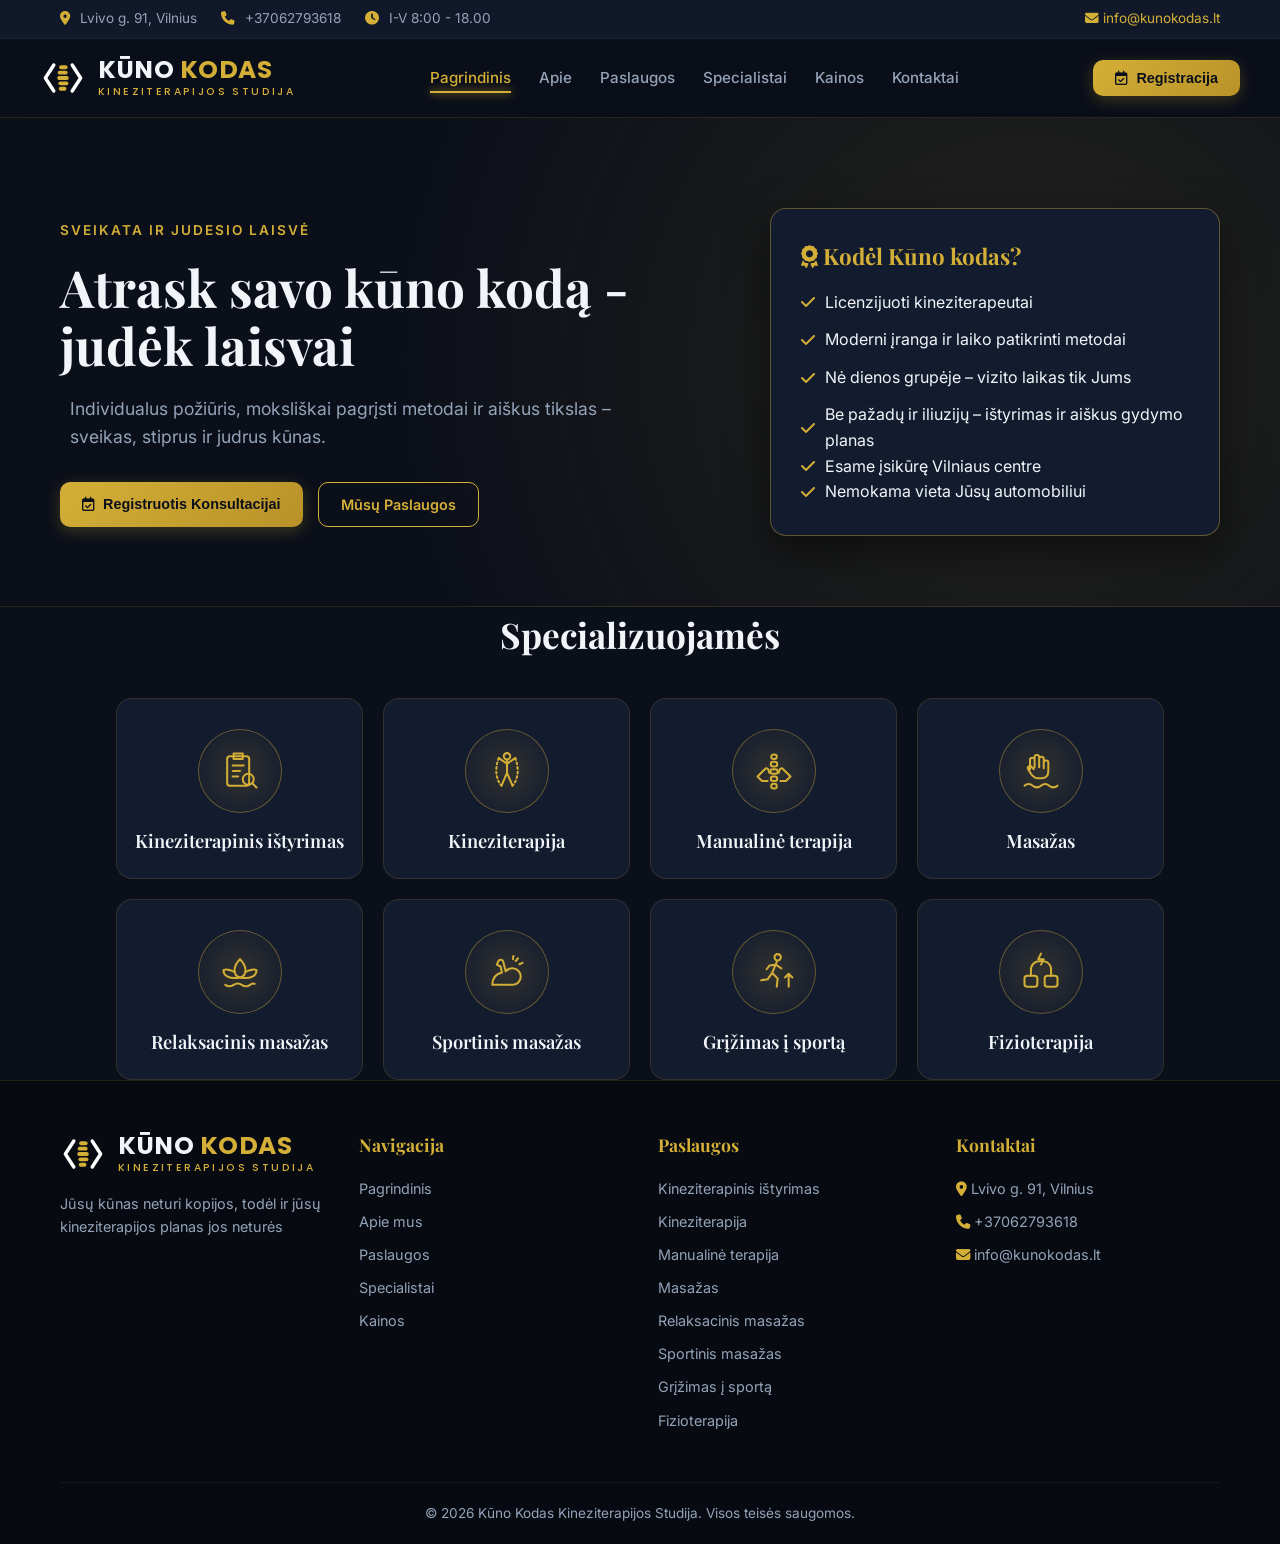
<file: index.html>
<!DOCTYPE html>
<html lang="lt">
<head>
    <meta charset="UTF-8">
    <meta name="viewport" content="width=device-width, initial-scale=1.0">
    <title>Pagrindinis - Kūno kodas</title>
    <link rel="preconnect" href="https://fonts.googleapis.com">
    <link rel="preconnect" href="https://fonts.gstatic.com" crossorigin>
    <link href="https://fonts.googleapis.com/css2?family=Inter:wght@300;400;500;600;700&family=Poppins:wght@500;700&family=Playfair+Display:ital,wght@0,400;0,600;0,700;1,400&display=swap" rel="stylesheet">
    <link rel="stylesheet" href="https://cdnjs.cloudflare.com/ajax/libs/font-awesome/6.4.0/css/all.min.css">
    <link rel="icon" type="image/svg+xml" href="data:image/svg+xml,%3Csvg xmlns='http://www.w3.org/2000/svg' viewBox='0 0 120 120'%3E%3Crect width='120' height='120' rx='24' fill='%230b0f19'/%3E%3Cpath d='M36 26 L14 60 L36 94 M84 26 L106 60 L84 94' fill='none' stroke='%23fff' stroke-width='9' stroke-linecap='round' stroke-linejoin='round'/%3E%3Cg fill='%23d4af37'%3E%3Crect x='50' y='27' width='22' height='10' rx='5'/%3E%3Crect x='46' y='41' width='26' height='10' rx='5'/%3E%3Crect x='45' y='55' width='30' height='10' rx='5'/%3E%3Crect x='48' y='69' width='26' height='10' rx='5'/%3E%3Crect x='49' y='83' width='20' height='10' rx='5'/%3E%3C/g%3E%3C/svg%3E">
    <style>
        :root {
            --bg-dark: #0b0f19;
            --bg-card: #131b2e;
            --bg-card-hover: #1c2742;
            --accent-gold: #d4af37;
            --accent-gold-light: #f3e5ab;
            --accent-gold-glow: rgba(212, 175, 55, 0.25);
            --text-main: #f1f5f9;
            --text-muted: #94a3b8;
            --border-color: rgba(212, 175, 55, 0.15);
            --border-glow: rgba(212, 175, 55, 0.4);
            --radius-lg: 16px;
            --radius-md: 10px;
            --radius-sm: 6px;
            --transition: all 0.3s cubic-bezier(0.4, 0, 0.2, 1);
        }

        * {
            margin: 0;
            padding: 0;
            box-sizing: border-box;
        }

        body {
            font-family: 'Inter', sans-serif;
            background-color: var(--bg-dark);
            color: var(--text-main);
            line-height: 1.6;
            overflow-x: hidden;
            display: flex;
            flex-direction: column;
            min-height: 100vh;
        }

        h1, h2, h3, h4, .brand-font {
            font-family: 'Playfair Display', serif;
        }

        a {
            color: inherit;
            text-decoration: none;
        }

        header {
            position: sticky;
            top: 0;
            z-index: 1000;
            background: rgba(11, 15, 25, 0.92);
            backdrop-filter: blur(12px);
            border-bottom: 1px solid var(--border-color);
        }

        .header-top {
            background: rgba(19, 27, 46, 0.8);
            border-bottom: 1px solid rgba(255, 255, 255, 0.05);
            padding: 8px 0;
            font-size: 0.85rem;
            color: var(--text-muted);
        }

        .container {
            max-width: 1200px;
            margin: 0 auto;
            padding: 0 20px;
        }

        .top-flex {
            display: flex;
            justify-content: space-between;
            align-items: center;
        }

        .top-info span {
            margin-right: 20px;
        }

        .top-info i {
            color: var(--accent-gold);
            margin-right: 6px;
        }

        .navbar {
            display: flex;
            justify-content: space-between;
            align-items: center;
            padding: 16px 0;
        }

        .logo {
            display: flex;
            align-items: center;
            gap: 12px;
        }

        .logo-mark {
            width: 46px;
            height: 46px;
            flex-shrink: 0;
            transition: var(--transition);
        }

        .logo:hover .logo-mark {
            transform: scale(1.06);
            filter: drop-shadow(0 0 8px var(--accent-gold-glow));
        }

        .logo-mark .spine {
            fill: var(--accent-gold);
        }

        .logo-text {
            display: flex;
            flex-direction: column;
            gap: 4px;
        }

        .logo-text h2 {
            font-family: 'Poppins', sans-serif;
            font-weight: 700;
            font-size: 1.55rem;
            letter-spacing: 0.5px;
            color: var(--text-main);
            text-transform: uppercase;
            line-height: 1;
        }

        .logo-text h2 em {
            font-style: normal;
            color: var(--accent-gold);
        }

        .logo-text span {
            font-family: 'Poppins', sans-serif;
            font-weight: 500;
            font-size: 0.66rem;
            color: var(--accent-gold);
            letter-spacing: 2.4px;
            text-transform: uppercase;
            line-height: 1;
        }

        .nav-menu {
            display: flex;
            list-style: none;
            gap: 28px;
            align-items: center;
        }

        .nav-link {
            font-size: 0.95rem;
            font-weight: 500;
            color: var(--text-muted);
            transition: var(--transition);
            position: relative;
            padding: 6px 0;
        }

        .nav-link:hover, .nav-link.active {
            color: var(--accent-gold);
        }

        .nav-link.active::after {
            content: '';
            position: absolute;
            bottom: 0;
            left: 0;
            width: 100%;
            height: 2px;
            background: var(--accent-gold);
            box-shadow: 0 0 8px var(--accent-gold);
        }

        .btn-gold {
            background: linear-gradient(135deg, var(--accent-gold), #b89228);
            color: #0b0f19;
            padding: 10px 22px;
            border-radius: var(--radius-md);
            font-weight: 600;
            font-size: 0.9rem;
            border: none;
            cursor: pointer;
            transition: var(--transition);
            display: inline-flex;
            align-items: center;
            gap: 8px;
            box-shadow: 0 4px 15px var(--accent-gold-glow);
        }

        .btn-gold:hover {
            transform: translateY(-2px);
            box-shadow: 0 6px 20px rgba(212, 175, 55, 0.4);
            background: linear-gradient(135deg, #e5be42, var(--accent-gold));
        }

        .btn-outline {
            background: transparent;
            border: 1px solid var(--accent-gold);
            color: var(--accent-gold);
            padding: 10px 22px;
            border-radius: var(--radius-md);
            font-weight: 600;
            font-size: 0.9rem;
            cursor: pointer;
            transition: var(--transition);
            display: inline-flex;
            align-items: center;
            gap: 8px;
        }

        .btn-outline:hover {
            background: var(--accent-gold-glow);
            color: var(--accent-gold-light);
        }

        .page-hero {
            padding: 60px 0 40px;
            text-align: center;
            background: radial-gradient(circle at top center, rgba(212, 175, 55, 0.08) 0%, transparent 70%);
            border-bottom: 1px solid var(--border-color);
        }

        .page-hero h1 {
            font-size: 2.8rem;
            margin-bottom: 12px;
            color: var(--text-main);
        }

        .page-hero p {
            color: var(--text-muted);
            max-width: 600px;
            margin: 0 auto;
            font-size: 1.05rem;
        }

        main {
            flex: 1;
            padding: 50px 0;
        }

        .grid-3 {
            display: grid;
            grid-template-columns: repeat(auto-fit, minmax(320px, 1fr));
            gap: 28px;
        }

        .grid-2 {
            display: grid;
            grid-template-columns: repeat(auto-fit, minmax(450px, 1fr));
            gap: 32px;
        }

        .card {
            background: var(--bg-card);
            border: 1px solid var(--border-color);
            border-radius: var(--radius-lg);
            padding: 28px;
            transition: var(--transition);
        }

        .card:hover {
            transform: translateY(-5px);
            border-color: var(--border-glow);
            box-shadow: 0 10px 30px rgba(0, 0, 0, 0.4);
        }

        .card-icon {
            width: 54px;
            height: 54px;
            border-radius: 12px;
            background: rgba(212, 175, 55, 0.1);
            color: var(--accent-gold);
            display: flex;
            align-items: center;
            justify-content: center;
            font-size: 1.5rem;
            margin-bottom: 20px;
        }

        .card h3 {
            font-size: 1.35rem;
            margin-bottom: 12px;
        }

        .card p {
            color: var(--text-muted);
            font-size: 0.95rem;
            margin-bottom: 20px;
        }

        footer {
            background: #070a11;
            border-top: 1px solid var(--border-color);
            padding: 50px 0 20px;
            margin-top: auto;
        }

        .footer-grid {
            display: grid;
            grid-template-columns: repeat(auto-fit, minmax(220px, 1fr));
            gap: 35px;
            margin-bottom: 40px;
        }

        .footer-col h4 {
            font-size: 1.1rem;
            color: var(--accent-gold);
            margin-bottom: 18px;
        }

        .footer-col p, .footer-col li {
            color: var(--text-muted);
            font-size: 0.9rem;
            margin-bottom: 10px;
            list-style: none;
        }

        .footer-col a:hover {
            color: var(--accent-gold);
        }

        .footer-bottom {
            text-align: center;
            padding-top: 20px;
            border-top: 1px solid rgba(255,255,255,0.05);
            color: var(--text-muted);
            font-size: 0.85rem;
        }

        .modal-overlay {
            position: fixed;
            top: 0;
            left: 0;
            width: 100%;
            height: 100%;
            background: rgba(0,0,0,0.8);
            backdrop-filter: blur(8px);
            z-index: 2000;
            display: none;
            align-items: center;
            justify-content: center;
            padding: 20px;
        }

        .modal-overlay.active {
            display: flex;
        }

        .modal {
            background: var(--bg-card);
            border: 1px solid var(--border-glow);
            border-radius: var(--radius-lg);
            width: 100%;
            max-width: 550px;
            padding: 32px;
            position: relative;
            box-shadow: 0 20px 50px rgba(0,0,0,0.6);
        }

        .modal-close {
            position: absolute;
            top: 18px;
            right: 18px;
            background: transparent;
            border: none;
            color: var(--text-muted);
            font-size: 1.2rem;
            cursor: pointer;
        }

        .modal-close:hover {
            color: var(--accent-gold);
        }

        .form-group {
            margin-bottom: 18px;
        }

        .form-group label {
            display: block;
            margin-bottom: 6px;
            font-size: 0.88rem;
            color: var(--text-muted);
        }

        .form-control {
            width: 100%;
            padding: 12px 14px;
            background: #0b0f19;
            border: 1px solid var(--border-color);
            border-radius: var(--radius-md);
            color: var(--text-main);
            font-size: 0.95rem;
        }

        .form-control:focus {
            outline: none;
            border-color: var(--accent-gold);
        }
        /* ---------- SPECIALIZATION TILES ---------- */
        .spec-grid {
            display: grid;
            grid-template-columns: repeat(4, minmax(0, 1fr));
            gap: 20px;
        }

        .spec-tile {
            display: flex;
            flex-direction: column;
            align-items: center;
            text-align: center;
            gap: 10px;
            padding: 30px 18px 26px;
            background: var(--bg-card);
            border: 1px solid var(--border-color);
            border-radius: var(--radius-lg);
            transition: var(--transition);
        }

        .spec-tile:hover {
            transform: translateY(-5px);
            border-color: var(--border-glow);
            box-shadow: 0 10px 30px rgba(0, 0, 0, 0.4), 0 0 20px var(--accent-gold-glow);
        }

        .spec-icon {
            width: 84px;
            height: 84px;
            border-radius: 50%;
            display: flex;
            align-items: center;
            justify-content: center;
            font-size: 1.8rem;
            color: var(--accent-gold);
            background: radial-gradient(circle, rgba(212, 175, 55, 0.16) 0%, rgba(212, 175, 55, 0.04) 70%);
            border: 1px solid var(--border-glow);
            margin-bottom: 6px;
            transition: var(--transition);
        }

        .spec-svg {
            width: 44px;
            height: 44px;
        }

        .spec-tile:hover .spec-icon {
            background: var(--accent-gold);
            color: #0b0f19;
        }

        .spec-name {
            font-family: 'Playfair Display', serif;
            font-size: 1.15rem;
            font-weight: 600;
            color: var(--text-main);
            line-height: 1.25;
        }

        @media (max-width: 960px) {
            .spec-grid { grid-template-columns: repeat(2, minmax(0, 1fr)); }
        }

        @media (max-width: 480px) {
            .spec-grid { gap: 14px; }
            .spec-tile { padding: 24px 12px 20px; }
            .spec-icon { width: 64px; height: 64px; }
            .spec-svg { width: 38px; height: 38px; }
            .spec-name { font-size: 1rem; }
        }
    </style>
</head>
<body>
    <div class="header-top">
        <div class="container top-flex">
            <div class="top-info">
                <span><i class="fa-solid fa-location-dot"></i> Lvivo g. 91, Vilnius</span>
                <span><i class="fa-solid fa-phone"></i> +37062793618 </span>
                <span><i class="fa-solid fa-clock"></i> I-V 8:00 - 18.00</span>
            </div>
            <div>
                <a href="kontaktai.html" style="color: var(--accent-gold);"><i class="fa-solid fa-envelope"></i> info@kunokodas.lt</a>
            </div>
        </div>
    </div>

    <header>
        <div class="container navbar">
            <a href="index.html" class="logo" aria-label="Kūno kodas – pagrindinis">
                <svg class="logo-mark" viewBox="0 0 120 120" aria-hidden="true">
                    <path d="M36 26 L14 60 L36 94 M84 26 L106 60 L84 94" fill="none" stroke="#ffffff" stroke-width="9" stroke-linecap="round" stroke-linejoin="round"/>
                    <g class="spine">
                        <rect x="50" y="27" width="22" height="10" rx="5"/>
                        <rect x="46" y="41" width="26" height="10" rx="5"/>
                        <rect x="45" y="55" width="30" height="10" rx="5"/>
                        <rect x="48" y="69" width="26" height="10" rx="5"/>
                        <rect x="49" y="83" width="20" height="10" rx="5"/>
                    </g>
                </svg>
                <div class="logo-text">
                    <h2>Kūno <em>kodas</em></h2>
                    <span>Kineziterapijos studija</span>
                </div>
            </a>
            <ul class="nav-menu">
                <li><a href="index.html" class="nav-link active">Pagrindinis</a></li>
                <li><a href="apie-mus.html" class="nav-link ">Apie</a></li>
                <li><a href="paslaugos.html" class="nav-link ">Paslaugos</a></li>
                <li><a href="specialistai.html" class="nav-link ">Specialistai</a></li>
                <li><a href="kainos.html" class="nav-link ">Kainos</a></li>
                <li><a href="kontaktai.html" class="nav-link ">Kontaktai</a></li>
            </ul>
            <button class="btn-gold" onclick="openModal()"><i class="fa-regular fa-calendar-check"></i> Registracija</button>
        </div>
    </header>

    <div class="page-hero" style="padding: 90px 0 70px; text-align: left; background: radial-gradient(circle at 80% 50%, rgba(212, 175, 55, 0.12) 0%, transparent 60%);">
        <div class="container" style="display: flex; align-items: center; justify-content: space-between; gap: 40px; flex-wrap: wrap;">
            <div style="max-width: 620px;">
                <span style="color: var(--accent-gold); letter-spacing: 2px; text-transform: uppercase; font-weight: 600; font-size: 0.85rem;">Sveikata ir Judesio Laisvė</span>
                <h1 style="font-size: 3.2rem; margin: 15px 0 20px; line-height: 1.15;">Atrask savo kūno kodą - judėk laisvai</h1>
                <p style="color: var(--text-muted); font-size: 1.1rem; margin-bottom: 30px;">Individualus požiūris, moksliškai pagrįsti metodai ir aiškus tikslas – sveikas, stiprus ir judrus kūnas.</p>
                <div style="display: flex; gap: 15px;">
                    <button class="btn-gold" onclick="openModal()"><i class="fa-regular fa-calendar-check"></i> Registruotis Konsultacijai</button>
                    <a href="paslaugos.html" class="btn-outline">Mūsų Paslaugos</a>
                </div>
            </div>
            <div style="flex: 1; min-width: 300px; max-width: 450px; background: var(--bg-card); border: 1px solid var(--border-glow); border-radius: var(--radius-lg); padding: 30px; box-shadow: 0 15px 40px rgba(0,0,0,0.5);">
                <h3 style="color: var(--accent-gold); margin-bottom: 15px; font-size: 1.4rem;"><i class="fa-solid fa-award"></i> Kodėl Kūno kodas?</h3>
                <ul style="list-style: none;">
                    <li style="margin-bottom: 12px; display: flex; gap: 10px; align-items: center;"><i class="fa-solid fa-check" style="color: var(--accent-gold);"></i> Licenzijuoti kineziterapeutai</li>
                    <li style="margin-bottom: 12px; display: flex; gap: 10px; align-items: center;"><i class="fa-solid fa-check" style="color: var(--accent-gold);"></i> Moderni įranga ir laiko patikrinti metodai</li>
                    <li style="margin-bottom: 12px; display: flex; gap: 10px; align-items: center;"><i class="fa-solid fa-check" style="color: var(--accent-gold);"></i> Nė dienos grupėje – vizito laikas tik Jums</li>
                    <li style="display: flex; gap: 10px; align-items: center;"><i class="fa-solid fa-check" style="color: var(--accent-gold);"></i> Be pažadų ir iliuzijų – ištyrimas ir aiškus gydymo planas</li>
                    <li style="display: flex; gap: 10px; align-items: center;"><i class="fa-solid fa-check" style="color: var(--accent-gold);"></i> Esame įsikūrę Vilniaus centre</li>
                    <li style="display: flex; gap: 10px; align-items: center;"><i class="fa-solid fa-check" style="color: var(--accent-gold);"></i> Nemokama vieta Jūsų automobiliui</li>
                </ul>
            </div>
        </div>
    </div>

    <main class="container">
        <h2 style="text-align: center; margin-bottom: 35px; font-size: 2.2rem;">Specializuojamės</h2>
        <div class="spec-grid">
            <a href="paslaugos.html" class="spec-tile">
                <span class="spec-icon"><svg class="spec-svg" viewBox="0 0 48 48" aria-hidden="true"><rect x="10" y="8" width="24" height="32" rx="3" fill="none" stroke="currentColor" stroke-width="2.2" stroke-linecap="round" stroke-linejoin="round"/><path d="M17 5h10v6H17z" fill="none" stroke="currentColor" stroke-width="2.2" stroke-linecap="round" stroke-linejoin="round"/><path d="M16 18h12M16 24h8M16 30h6" fill="none" stroke="currentColor" stroke-width="2.2" stroke-linecap="round" stroke-linejoin="round"/><circle cx="33" cy="33" r="6" fill="none" stroke="currentColor" stroke-width="2.2" stroke-linecap="round" stroke-linejoin="round"/><path d="M37.5 37.5L42 42" fill="none" stroke="currentColor" stroke-width="2.2" stroke-linecap="round" stroke-linejoin="round"/></svg></span>
                <span class="spec-name">Kineziterapinis ištyrimas</span>
            </a>
            <a href="paslaugos.html" class="spec-tile">
                <span class="spec-icon"><svg class="spec-svg" viewBox="0 0 48 48" aria-hidden="true"><circle cx="24" cy="8" r="3.5" fill="none" stroke="currentColor" stroke-width="2.2" stroke-linecap="round" stroke-linejoin="round"/><path d="M24 12v14M24 26l-6 14M24 26l6 14M24 16l-9-6M24 16l9-6" fill="none" stroke="currentColor" stroke-width="2.2" stroke-linecap="round" stroke-linejoin="round"/><path d="M15 10c-4 10-4 22 3 30M33 10c4 10 4 22-3 30" fill="none" stroke="currentColor" stroke-width="2.2" stroke-linecap="round" stroke-linejoin="round" stroke-dasharray="2 3"/></svg></span>
                <span class="spec-name">Kineziterapija</span>
            </a>
            <a href="paslaugos.html" class="spec-tile">
                <span class="spec-icon"><svg class="spec-svg" viewBox="0 0 48 48" aria-hidden="true"><rect x="21" y="6" width="6" height="5" rx="2.5" fill="none" stroke="currentColor" stroke-width="2.2" stroke-linecap="round" stroke-linejoin="round"/><rect x="20.5" y="14" width="7" height="5" rx="2.5" fill="none" stroke="currentColor" stroke-width="2.2" stroke-linecap="round" stroke-linejoin="round"/><rect x="20" y="22" width="8" height="5" rx="2.5" fill="none" stroke="currentColor" stroke-width="2.2" stroke-linecap="round" stroke-linejoin="round"/><rect x="20.5" y="30" width="7" height="5" rx="2.5" fill="none" stroke="currentColor" stroke-width="2.2" stroke-linecap="round" stroke-linejoin="round"/><rect x="21" y="38" width="6" height="5" rx="2.5" fill="none" stroke="currentColor" stroke-width="2.2" stroke-linecap="round" stroke-linejoin="round"/><path d="M6 30l8-8c1.5-1.5 3.5-1 4 1l1 3M6 30l5 5h6" fill="none" stroke="currentColor" stroke-width="2.2" stroke-linecap="round" stroke-linejoin="round"/><path d="M42 30l-8-8c-1.5-1.5-3.5-1-4 1l-1 3M42 30l-5 5h-6" fill="none" stroke="currentColor" stroke-width="2.2" stroke-linecap="round" stroke-linejoin="round"/></svg></span>
                <span class="spec-name">Manualinė terapija</span>
            </a>
            <a href="paslaugos.html" class="spec-tile">
                <span class="spec-icon"><svg class="spec-svg" viewBox="0 0 48 48" aria-hidden="true"><path d="M12 22V12a2.5 2.5 0 015 0v8M17 20V9a2.5 2.5 0 015 0v11M22 20v-9a2.5 2.5 0 015 0v10M27 21v-6a2.5 2.5 0 015 0v9c0 5-3 8-8 8h-3c-4 0-6-2-8-5l-3-5a2.3 2.3 0 014-2.3l2 2.3" fill="none" stroke="currentColor" stroke-width="2.2" stroke-linecap="round" stroke-linejoin="round"/><path d="M6 40c3-2.5 6-2.5 9 0s6 2.5 9 0 6-2.5 9 0 6 2.5 9 0" fill="none" stroke="currentColor" stroke-width="2.2" stroke-linecap="round" stroke-linejoin="round"/></svg></span>
                <span class="spec-name">Masažas</span>
            </a>
            <a href="paslaugos.html" class="spec-tile">
                <span class="spec-icon"><svg class="spec-svg" viewBox="0 0 48 48" aria-hidden="true"><path d="M24 10c4 4 6 8 6 12s-2.5 7-6 8c-3.5-1-6-4-6-8s2-8 6-12z" fill="none" stroke="currentColor" stroke-width="2.2" stroke-linecap="round" stroke-linejoin="round"/><path d="M18 24c-5-3-10-3-12-2 0 6 6 10 18 8M30 24c5-3 10-3 12-2 0 6-6 10-18 8" fill="none" stroke="currentColor" stroke-width="2.2" stroke-linecap="round" stroke-linejoin="round"/><path d="M8 38c3 2 6 2 9 0s6-2 9 0 6 2 9 0 4-1.5 5-1" fill="none" stroke="currentColor" stroke-width="2.2" stroke-linecap="round" stroke-linejoin="round"/></svg></span>
                <span class="spec-name">Relaksacinis masažas</span>
            </a>
            <a href="paslaugos.html" class="spec-tile">
                <span class="spec-icon"><svg class="spec-svg" viewBox="0 0 48 48" aria-hidden="true"><path d="M8 38h22a9 9 0 000-18c-3 0-5.5 1.2-7.5 3.2L20 13a3 3 0 00-5.6-.6L13 16l4 2 1.5 6.5C12 26 8 31 8 38z" fill="none" stroke="currentColor" stroke-width="2.2" stroke-linecap="round" stroke-linejoin="round"/><path d="M36 9l-2.5 3M41 14l-3.5 1.5M31 6.5l-.5 3.5" fill="none" stroke="currentColor" stroke-width="2.2" stroke-linecap="round" stroke-linejoin="round"/></svg></span>
                <span class="spec-name">Sportinis masažas</span>
            </a>
            <a href="paslaugos.html" class="spec-tile">
                <span class="spec-icon"><svg class="spec-svg" viewBox="0 0 48 48" aria-hidden="true"><circle cx="28" cy="8" r="3.5" fill="none" stroke="currentColor" stroke-width="2.2" stroke-linecap="round" stroke-linejoin="round"/><path d="M27 13l-5 12M26 16l6 4M26 16l-7 1-3 4M22 25l6 6-1 9M22 25l-5 7-7 1" fill="none" stroke="currentColor" stroke-width="2.2" stroke-linecap="round" stroke-linejoin="round"/><path d="M40 40V26M36 30l4-4 4 4" fill="none" stroke="currentColor" stroke-width="2.2" stroke-linecap="round" stroke-linejoin="round"/></svg></span>
                <span class="spec-name">Grįžimas į sportą</span>
            </a>
            <a href="paslaugos.html" class="spec-tile">
                <span class="spec-icon"><svg class="spec-svg" viewBox="0 0 48 48" aria-hidden="true"><rect x="6" y="28" width="14" height="12" rx="3" fill="none" stroke="currentColor" stroke-width="2.2" stroke-linecap="round" stroke-linejoin="round"/><rect x="28" y="28" width="14" height="12" rx="3" fill="none" stroke="currentColor" stroke-width="2.2" stroke-linecap="round" stroke-linejoin="round"/><path d="M13 28v-6c0-6 4-10 11-10s11 4 11 10v6" fill="none" stroke="currentColor" stroke-width="2.2" stroke-linecap="round" stroke-linejoin="round"/><path d="M24 4l-3 6h6l-3 6" fill="none" stroke="currentColor" stroke-width="2.2" stroke-linecap="round" stroke-linejoin="round"/></svg></span>
                <span class="spec-name">Fizioterapija</span>
            </a>
        </div>
    </main>

    <footer>
        <div class="container">
            <div class="footer-grid">
                <div class="footer-col">
                    <div class="logo" style="margin-bottom: 15px;">
                        <svg class="logo-mark" viewBox="0 0 120 120" aria-hidden="true">
                            <path d="M36 26 L14 60 L36 94 M84 26 L106 60 L84 94" fill="none" stroke="#ffffff" stroke-width="9" stroke-linecap="round" stroke-linejoin="round"/>
                            <g class="spine">
                                <rect x="50" y="27" width="22" height="10" rx="5"/>
                                <rect x="46" y="41" width="26" height="10" rx="5"/>
                                <rect x="45" y="55" width="30" height="10" rx="5"/>
                                <rect x="48" y="69" width="26" height="10" rx="5"/>
                                <rect x="49" y="83" width="20" height="10" rx="5"/>
                            </g>
                        </svg>
                        <div class="logo-text">
                            <h2>Kūno <em>kodas</em></h2>
                            <span>Kineziterapijos studija</span>
                        </div>
                    </div>
                    <p>Jūsų kūnas neturi kopijos, todėl ir jūsų kineziterapijos planas jos neturės</p>
                </div>
                <div class="footer-col">
                    <h4>Navigacija</h4>
                    <ul>
                        <li><a href="index.html">Pagrindinis</a></li>
                        <li><a href="apie-mus.html">Apie mus</a></li>
                        <li><a href="paslaugos.html">Paslaugos</a></li>
                        <li><a href="specialistai.html">Specialistai</a></li>
                        <li><a href="kainos.html">Kainos</a></li>
                    </ul>
                </div>
                <div class="footer-col">
                    <h4>Paslaugos</h4>
                    <ul>
                        <li><a href="paslaugos.html">Kineziterapinis ištyrimas</a></li>
                        <li><a href="paslaugos.html">Kineziterapija</a></li>
                        <li><a href="paslaugos.html">Manualinė terapija</a></li>
                        <li><a href="paslaugos.html">Masažas</a></li>
                        <li><a href="paslaugos.html">Relaksacinis masažas</a></li>
                        <li><a href="paslaugos.html">Sportinis masažas</a></li>
                        <li><a href="paslaugos.html">Grįžimas į sportą</a></li>
                        <li><a href="paslaugos.html">Fizioterapija</a></li>
                    </ul>
                </div>
                <div class="footer-col">
                    <h4>Kontaktai</h4>
                    <p><i class="fa-solid fa-location-dot" style="color:var(--accent-gold);"></i> Lvivo g. 91, Vilnius</p>
                    <p><i class="fa-solid fa-phone" style="color:var(--accent-gold);"></i> +37062793618</p>
                    <p><i class="fa-solid fa-envelope" style="color:var(--accent-gold);"></i> info@kunokodas.lt</p>
                </div>
            </div>
            <div class="footer-bottom">
                <p>&copy; 2026 Kūno Kodas Kineziterapijos Studija. Visos teisės saugomos.</p>
            </div>
        </div>
    </footer>

    <div class="modal-overlay" id="bookingModal">
        <div class="modal">
            <button class="modal-close" onclick="closeModal()"><i class="fa-solid fa-xmark"></i></button>
            <h2 style="margin-bottom: 8px; color: var(--accent-gold);">Registracija Vizitui</h2>
            <p style="color: var(--text-muted); font-size:0.9rem; margin-bottom:20px;">Užpildykite formą ir mes su Jumis susisieksime.</p>
            <form onsubmit="handleBooking(event)">
                <div class="form-group">
                    <label>Vardas Pavardė</label>
                    <input type="text" class="form-control" required placeholder="Vardas Pavardė">
                </div>
                <div class="form-group">
                    <label>Telefonas</label>
                    <input type="tel" class="form-control" required placeholder="+370 600 00000">
                </div>
                <div class="form-group">
                    <label>Paslauga</label>
                    <select class="form-control">
                        <option>Kineziterapinis ištyrimas</option>
                        <option>Kineziterapija</option>
                        <option>Manualinė terapija</option>
                        <option>Masažas</option>
                        <option>Relaksacinis masažas (2 val.)</option>
                        <option>Sportinis masažas</option>
                        <option>Grįžimas į sportą</option>
                        <option>Fizioterapija</option>
                    </select>
                </div>
                <div class="form-group">
                    <label>Pageidaujama vizito data</label>
                    <input type="date" class="form-control" required>
                </div>
                <button type="submit" class="btn-gold" style="width:100%; justify-content:center; margin-top:10px;">Patvirtinti Registraciją</button>
            </form>
        </div>
    </div>

    <script>
        function openModal() {
            document.getElementById('bookingModal').classList.add('active');
        }
        function closeModal() {
            document.getElementById('bookingModal').classList.remove('active');
        }
        function handleBooking(e) {
            e.preventDefault();
            alert('Ačiū! Jūsų registracija gauta. Susisieksime artimiausiu metu.');
            closeModal();
        }
    </script>
</body>
</html>
</file>
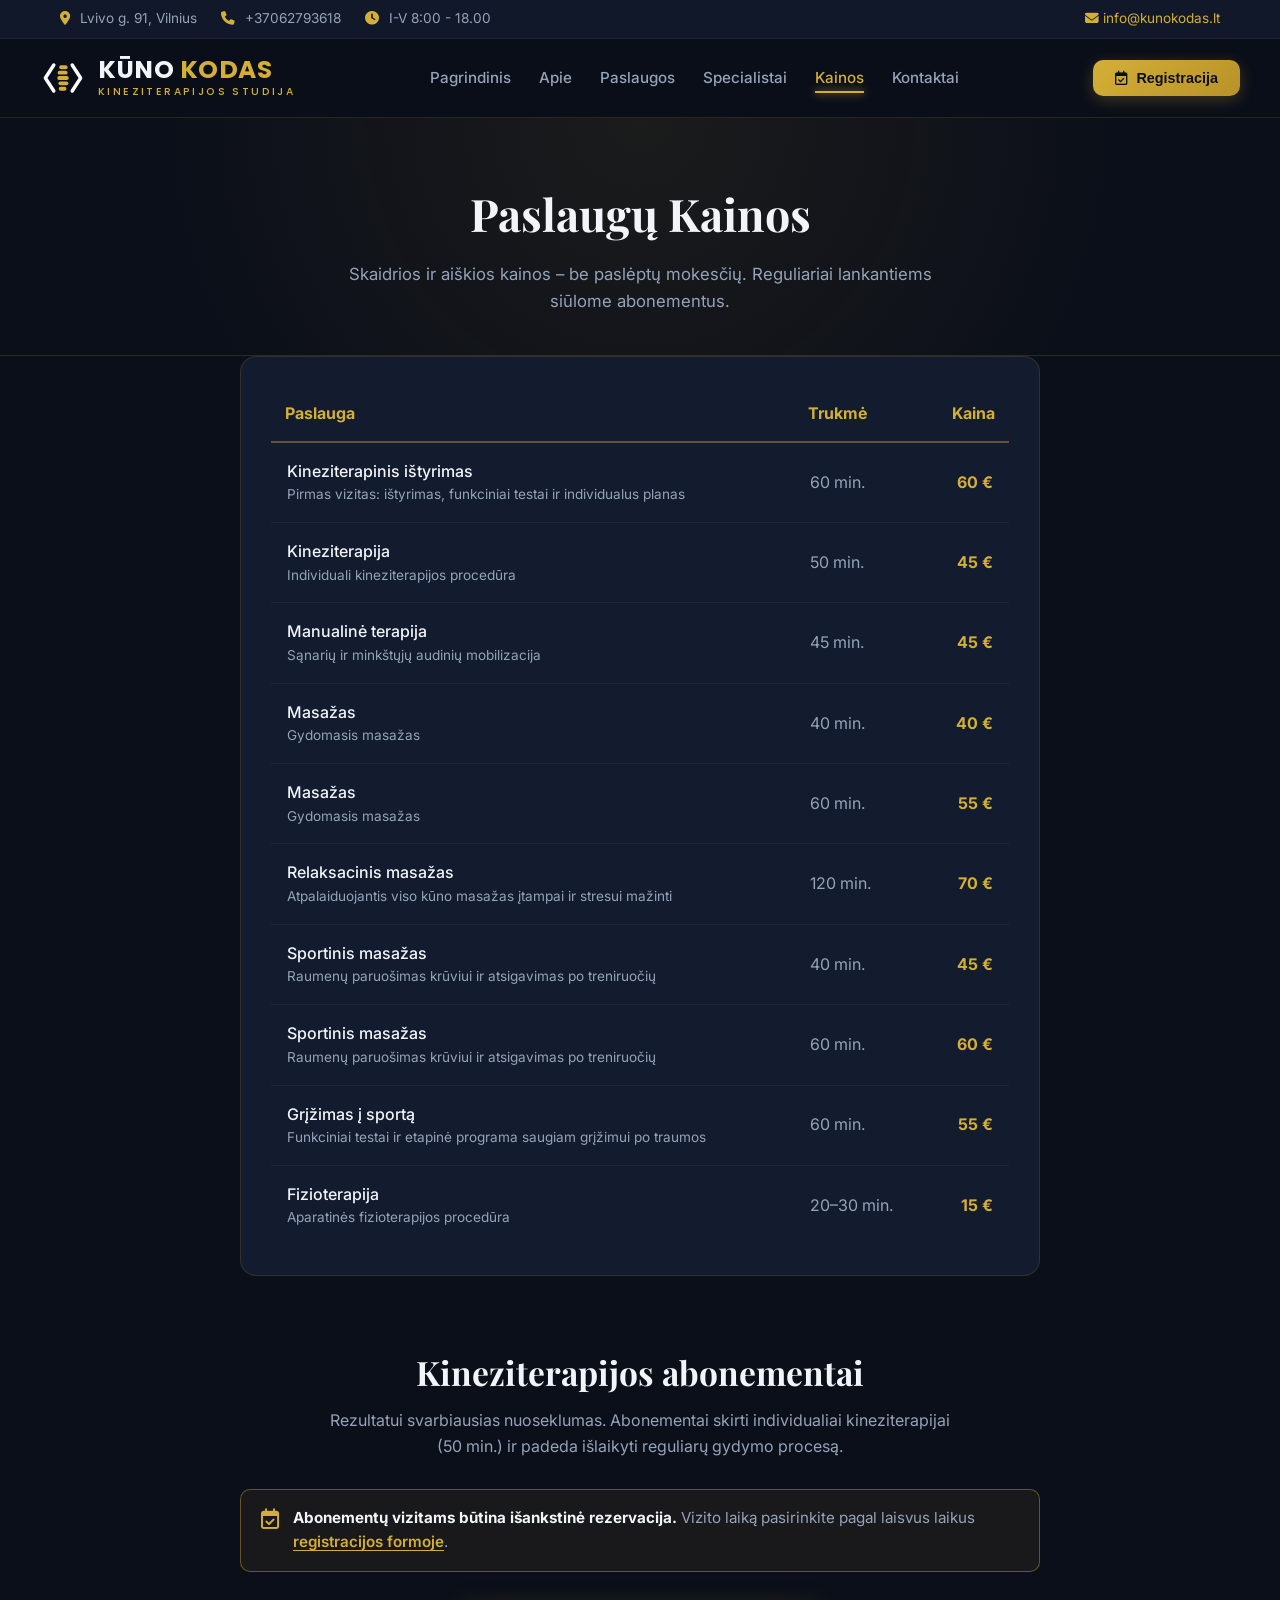
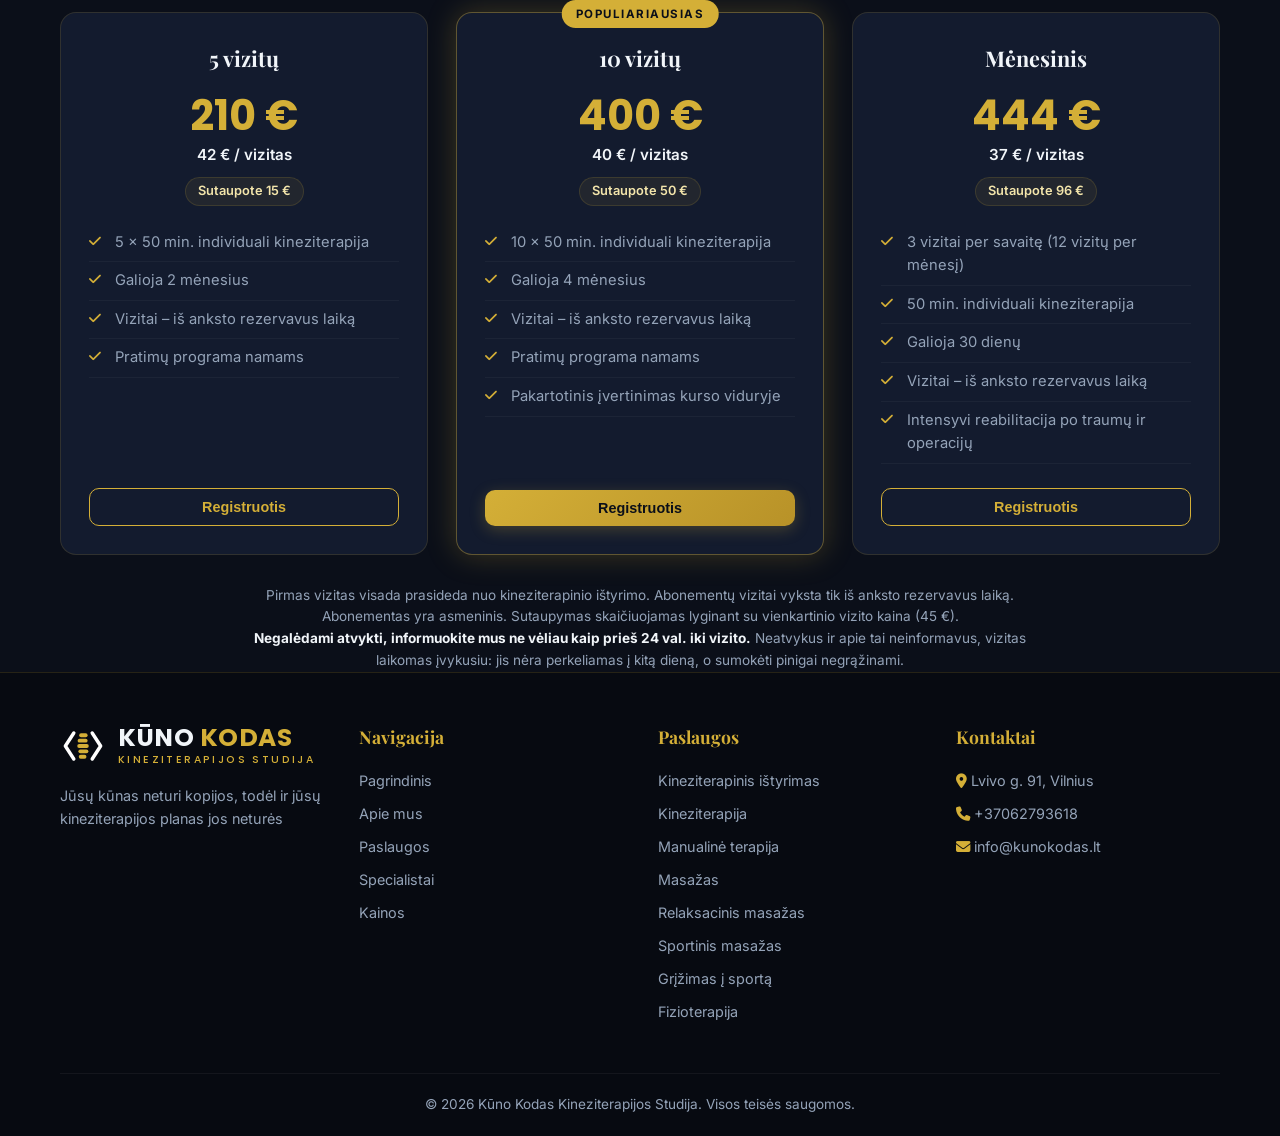
<file: kainos.html>
<!DOCTYPE html>
<html lang="lt">
<head>
    <meta charset="UTF-8">
    <meta name="viewport" content="width=device-width, initial-scale=1.0">
    <title>Kainos - Kūno kodas</title>
    <link rel="preconnect" href="https://fonts.googleapis.com">
    <link rel="preconnect" href="https://fonts.gstatic.com" crossorigin>
    <link href="https://fonts.googleapis.com/css2?family=Inter:wght@300;400;500;600;700&family=Poppins:wght@500;700&family=Playfair+Display:ital,wght@0,400;0,600;0,700;1,400&display=swap" rel="stylesheet">
    <link rel="stylesheet" href="https://cdnjs.cloudflare.com/ajax/libs/font-awesome/6.4.0/css/all.min.css">
    <link rel="icon" type="image/svg+xml" href="data:image/svg+xml,%3Csvg xmlns='http://www.w3.org/2000/svg' viewBox='0 0 120 120'%3E%3Crect width='120' height='120' rx='24' fill='%230b0f19'/%3E%3Cpath d='M36 26 L14 60 L36 94 M84 26 L106 60 L84 94' fill='none' stroke='%23fff' stroke-width='9' stroke-linecap='round' stroke-linejoin='round'/%3E%3Cg fill='%23d4af37'%3E%3Crect x='50' y='27' width='22' height='10' rx='5'/%3E%3Crect x='46' y='41' width='26' height='10' rx='5'/%3E%3Crect x='45' y='55' width='30' height='10' rx='5'/%3E%3Crect x='48' y='69' width='26' height='10' rx='5'/%3E%3Crect x='49' y='83' width='20' height='10' rx='5'/%3E%3C/g%3E%3C/svg%3E">
    <style>
        :root {
            --bg-dark: #0b0f19;
            --bg-card: #131b2e;
            --bg-card-hover: #1c2742;
            --accent-gold: #d4af37;
            --accent-gold-light: #f3e5ab;
            --accent-gold-glow: rgba(212, 175, 55, 0.25);
            --text-main: #f1f5f9;
            --text-muted: #94a3b8;
            --border-color: rgba(212, 175, 55, 0.15);
            --border-glow: rgba(212, 175, 55, 0.4);
            --radius-lg: 16px;
            --radius-md: 10px;
            --radius-sm: 6px;
            --transition: all 0.3s cubic-bezier(0.4, 0, 0.2, 1);
        }

        * {
            margin: 0;
            padding: 0;
            box-sizing: border-box;
        }

        body {
            font-family: 'Inter', sans-serif;
            background-color: var(--bg-dark);
            color: var(--text-main);
            line-height: 1.6;
            overflow-x: hidden;
            display: flex;
            flex-direction: column;
            min-height: 100vh;
        }

        h1, h2, h3, h4, .brand-font {
            font-family: 'Playfair Display', serif;
        }

        a {
            color: inherit;
            text-decoration: none;
        }

        header {
            position: sticky;
            top: 0;
            z-index: 1000;
            background: rgba(11, 15, 25, 0.92);
            backdrop-filter: blur(12px);
            border-bottom: 1px solid var(--border-color);
        }

        .header-top {
            background: rgba(19, 27, 46, 0.8);
            border-bottom: 1px solid rgba(255, 255, 255, 0.05);
            padding: 8px 0;
            font-size: 0.85rem;
            color: var(--text-muted);
        }

        .container {
            max-width: 1200px;
            margin: 0 auto;
            padding: 0 20px;
        }

        .top-flex {
            display: flex;
            justify-content: space-between;
            align-items: center;
        }

        .top-info span {
            margin-right: 20px;
        }

        .top-info i {
            color: var(--accent-gold);
            margin-right: 6px;
        }

        .navbar {
            display: flex;
            justify-content: space-between;
            align-items: center;
            padding: 16px 0;
        }

        .logo {
            display: flex;
            align-items: center;
            gap: 12px;
        }

        .logo-mark {
            width: 46px;
            height: 46px;
            flex-shrink: 0;
            transition: var(--transition);
        }

        .logo:hover .logo-mark {
            transform: scale(1.06);
            filter: drop-shadow(0 0 8px var(--accent-gold-glow));
        }

        .logo-mark .spine {
            fill: var(--accent-gold);
        }

        .logo-text {
            display: flex;
            flex-direction: column;
            gap: 4px;
        }

        .logo-text h2 {
            font-family: 'Poppins', sans-serif;
            font-weight: 700;
            font-size: 1.55rem;
            letter-spacing: 0.5px;
            color: var(--text-main);
            text-transform: uppercase;
            line-height: 1;
        }

        .logo-text h2 em {
            font-style: normal;
            color: var(--accent-gold);
        }

        .logo-text span {
            font-family: 'Poppins', sans-serif;
            font-weight: 500;
            font-size: 0.66rem;
            color: var(--accent-gold);
            letter-spacing: 2.4px;
            text-transform: uppercase;
            line-height: 1;
        }

        .nav-menu {
            display: flex;
            list-style: none;
            gap: 28px;
            align-items: center;
        }

        .nav-link {
            font-size: 0.95rem;
            font-weight: 500;
            color: var(--text-muted);
            transition: var(--transition);
            position: relative;
            padding: 6px 0;
        }

        .nav-link:hover, .nav-link.active {
            color: var(--accent-gold);
        }

        .nav-link.active::after {
            content: '';
            position: absolute;
            bottom: 0;
            left: 0;
            width: 100%;
            height: 2px;
            background: var(--accent-gold);
            box-shadow: 0 0 8px var(--accent-gold);
        }

        .btn-gold {
            background: linear-gradient(135deg, var(--accent-gold), #b89228);
            color: #0b0f19;
            padding: 10px 22px;
            border-radius: var(--radius-md);
            font-weight: 600;
            font-size: 0.9rem;
            border: none;
            cursor: pointer;
            transition: var(--transition);
            display: inline-flex;
            align-items: center;
            gap: 8px;
            box-shadow: 0 4px 15px var(--accent-gold-glow);
        }

        .btn-gold:hover {
            transform: translateY(-2px);
            box-shadow: 0 6px 20px rgba(212, 175, 55, 0.4);
            background: linear-gradient(135deg, #e5be42, var(--accent-gold));
        }

        .btn-outline {
            background: transparent;
            border: 1px solid var(--accent-gold);
            color: var(--accent-gold);
            padding: 10px 22px;
            border-radius: var(--radius-md);
            font-weight: 600;
            font-size: 0.9rem;
            cursor: pointer;
            transition: var(--transition);
            display: inline-flex;
            align-items: center;
            gap: 8px;
        }

        .btn-outline:hover {
            background: var(--accent-gold-glow);
            color: var(--accent-gold-light);
        }

        .page-hero {
            padding: 60px 0 40px;
            text-align: center;
            background: radial-gradient(circle at top center, rgba(212, 175, 55, 0.08) 0%, transparent 70%);
            border-bottom: 1px solid var(--border-color);
        }

        .page-hero h1 {
            font-size: 2.8rem;
            margin-bottom: 12px;
            color: var(--text-main);
        }

        .page-hero p {
            color: var(--text-muted);
            max-width: 600px;
            margin: 0 auto;
            font-size: 1.05rem;
        }

        main {
            flex: 1;
            padding: 50px 0;
        }

        .grid-3 {
            display: grid;
            grid-template-columns: repeat(auto-fit, minmax(320px, 1fr));
            gap: 28px;
        }

        .grid-2 {
            display: grid;
            grid-template-columns: repeat(auto-fit, minmax(450px, 1fr));
            gap: 32px;
        }

        .card {
            background: var(--bg-card);
            border: 1px solid var(--border-color);
            border-radius: var(--radius-lg);
            padding: 28px;
            transition: var(--transition);
        }

        .card:hover {
            transform: translateY(-5px);
            border-color: var(--border-glow);
            box-shadow: 0 10px 30px rgba(0, 0, 0, 0.4);
        }

        .card-icon {
            width: 54px;
            height: 54px;
            border-radius: 12px;
            background: rgba(212, 175, 55, 0.1);
            color: var(--accent-gold);
            display: flex;
            align-items: center;
            justify-content: center;
            font-size: 1.5rem;
            margin-bottom: 20px;
        }

        .card h3 {
            font-size: 1.35rem;
            margin-bottom: 12px;
        }

        .card p {
            color: var(--text-muted);
            font-size: 0.95rem;
            margin-bottom: 20px;
        }

        footer {
            background: #070a11;
            border-top: 1px solid var(--border-color);
            padding: 50px 0 20px;
            margin-top: auto;
        }

        .footer-grid {
            display: grid;
            grid-template-columns: repeat(auto-fit, minmax(220px, 1fr));
            gap: 35px;
            margin-bottom: 40px;
        }

        .footer-col h4 {
            font-size: 1.1rem;
            color: var(--accent-gold);
            margin-bottom: 18px;
        }

        .footer-col p, .footer-col li {
            color: var(--text-muted);
            font-size: 0.9rem;
            margin-bottom: 10px;
            list-style: none;
        }

        .footer-col a:hover {
            color: var(--accent-gold);
        }

        .footer-bottom {
            text-align: center;
            padding-top: 20px;
            border-top: 1px solid rgba(255,255,255,0.05);
            color: var(--text-muted);
            font-size: 0.85rem;
        }

        .modal-overlay {
            position: fixed;
            top: 0;
            left: 0;
            width: 100%;
            height: 100%;
            background: rgba(0,0,0,0.8);
            backdrop-filter: blur(8px);
            z-index: 2000;
            display: none;
            align-items: center;
            justify-content: center;
            padding: 20px;
        }

        .modal-overlay.active {
            display: flex;
        }

        .modal {
            background: var(--bg-card);
            border: 1px solid var(--border-glow);
            border-radius: var(--radius-lg);
            width: 100%;
            max-width: 550px;
            padding: 32px;
            position: relative;
            box-shadow: 0 20px 50px rgba(0,0,0,0.6);
        }

        .modal-close {
            position: absolute;
            top: 18px;
            right: 18px;
            background: transparent;
            border: none;
            color: var(--text-muted);
            font-size: 1.2rem;
            cursor: pointer;
        }

        .modal-close:hover {
            color: var(--accent-gold);
        }

        .form-group {
            margin-bottom: 18px;
        }

        .form-group label {
            display: block;
            margin-bottom: 6px;
            font-size: 0.88rem;
            color: var(--text-muted);
        }

        .form-control {
            width: 100%;
            padding: 12px 14px;
            background: #0b0f19;
            border: 1px solid var(--border-color);
            border-radius: var(--radius-md);
            color: var(--text-main);
            font-size: 0.95rem;
        }

        .form-control:focus {
            outline: none;
            border-color: var(--accent-gold);
        }
        .price-section-title {
            text-align: center;
            margin: 70px 0 30px;
        }

        .price-section-title h2 {
            font-size: 2.1rem;
            margin-bottom: 8px;
        }

        .price-section-title p {
            color: var(--text-muted);
            max-width: 620px;
            margin: 0 auto;
        }

        .plan {
            text-align: center;
            display: flex;
            flex-direction: column;
            position: relative;
        }

        .plan.featured {
            border-color: var(--border-glow);
            box-shadow: 0 0 30px var(--accent-gold-glow);
        }

        .plan-badge {
            position: absolute;
            top: -13px;
            left: 50%;
            transform: translateX(-50%);
            background: var(--accent-gold);
            color: #0b0f19;
            font-size: 0.72rem;
            font-weight: 700;
            letter-spacing: 1.5px;
            text-transform: uppercase;
            padding: 5px 14px;
            border-radius: 999px;
            white-space: nowrap;
        }

        .plan-price {
            font-family: 'Poppins', sans-serif;
            font-size: 2.6rem;
            font-weight: 700;
            color: var(--accent-gold);
            line-height: 1.1;
            margin: 6px 0 4px;
        }

        .plan-per {
            color: var(--text-main);
            font-weight: 600;
            font-size: 0.95rem;
        }

        .plan-save {
            display: inline-block;
            margin: 10px auto 18px;
            font-size: 0.8rem;
            font-weight: 600;
            color: var(--accent-gold-light);
            background: rgba(212, 175, 55, 0.08);
            border: 1px solid var(--border-color);
            padding: 3px 12px;
            border-radius: 999px;
        }

        .plan ul {
            list-style: none;
            text-align: left;
            margin: 0 0 24px;
            flex-grow: 1;
        }

        .plan li {
            color: var(--text-muted);
            font-size: 0.92rem;
            padding: 7px 0 7px 26px;
            position: relative;
            border-bottom: 1px solid rgba(255,255,255,0.04);
        }

        .plan li i {
            position: absolute;
            left: 0;
            top: 11px;
            color: var(--accent-gold);
            font-size: 0.85rem;
        }

        .booking-info {
            max-width: 800px;
            margin: 0 auto 40px;
            display: flex;
            gap: 14px;
            align-items: flex-start;
            background: rgba(212, 175, 55, 0.07);
            border: 1px solid var(--border-glow);
            border-radius: var(--radius-md);
            padding: 16px 20px;
        }

        .booking-info i {
            color: var(--accent-gold);
            font-size: 1.3rem;
            margin-top: 2px;
        }

        .booking-info p {
            color: var(--text-muted);
            font-size: 0.95rem;
        }

        .booking-info strong {
            color: var(--text-main);
        }

        .link-btn {
            background: none;
            border: none;
            padding: 0;
            font: inherit;
            color: var(--accent-gold);
            font-weight: 600;
            text-decoration: underline;
            text-underline-offset: 3px;
            cursor: pointer;
        }

        .link-btn:hover {
            color: var(--accent-gold-light);
        }

        .plans-grid {
            display: grid;
            grid-template-columns: repeat(3, minmax(0, 1fr));
            gap: 28px;
            align-items: stretch;
        }

        @media (max-width: 900px) {
            .plans-grid {
                grid-template-columns: 1fr;
                max-width: 440px;
                margin: 0 auto;
                gap: 36px;
            }
        }

        .price-note {
            max-width: 800px;
            margin: 30px auto 0;
            text-align: center;
            color: var(--text-muted);
            font-size: 0.85rem;
        }
    </style>
</head>
<body>
    <div class="header-top">
        <div class="container top-flex">
            <div class="top-info">
                <span><i class="fa-solid fa-location-dot"></i> Lvivo g. 91, Vilnius</span>
                <span><i class="fa-solid fa-phone"></i> +37062793618 </span>
                <span><i class="fa-solid fa-clock"></i> I-V 8:00 - 18.00</span>
            </div>
            <div>
                <a href="kontaktai.html" style="color: var(--accent-gold);"><i class="fa-solid fa-envelope"></i> info@kunokodas.lt</a>
            </div>
        </div>
    </div>

    <header>
        <div class="container navbar">
            <a href="index.html" class="logo" aria-label="Kūno kodas – pagrindinis">
                <svg class="logo-mark" viewBox="0 0 120 120" aria-hidden="true">
                    <path d="M36 26 L14 60 L36 94 M84 26 L106 60 L84 94" fill="none" stroke="#ffffff" stroke-width="9" stroke-linecap="round" stroke-linejoin="round"/>
                    <g class="spine">
                        <rect x="50" y="27" width="22" height="10" rx="5"/>
                        <rect x="46" y="41" width="26" height="10" rx="5"/>
                        <rect x="45" y="55" width="30" height="10" rx="5"/>
                        <rect x="48" y="69" width="26" height="10" rx="5"/>
                        <rect x="49" y="83" width="20" height="10" rx="5"/>
                    </g>
                </svg>
                <div class="logo-text">
                    <h2>Kūno <em>kodas</em></h2>
                    <span>Kineziterapijos studija</span>
                </div>
            </a>
            <ul class="nav-menu">
                <li><a href="index.html" class="nav-link ">Pagrindinis</a></li>
                <li><a href="apie-mus.html" class="nav-link ">Apie</a></li>
                <li><a href="paslaugos.html" class="nav-link ">Paslaugos</a></li>
                <li><a href="specialistai.html" class="nav-link ">Specialistai</a></li>
                <li><a href="kainos.html" class="nav-link active">Kainos</a></li>
                <li><a href="kontaktai.html" class="nav-link ">Kontaktai</a></li>
            </ul>
            <button class="btn-gold" onclick="openModal()"><i class="fa-regular fa-calendar-check"></i> Registracija</button>
        </div>
    </header>

    <div class="page-hero">
        <div class="container">
            <h1>Paslaugų Kainos</h1>
            <p>Skaidrios ir aiškios kainos – be paslėptų mokesčių. Reguliariai lankantiems siūlome abonementus.</p>
        </div>
    </div>

    <main class="container">
        <div style="max-width: 800px; margin: 0 auto; background: var(--bg-card); border: 1px solid var(--border-color); border-radius: var(--radius-lg); padding: 30px;">
            <table style="width: 100%; border-collapse: collapse;">
                <thead>
                    <tr style="border-bottom: 2px solid var(--border-glow); text-align: left;">
                        <th style="padding: 14px; color: var(--accent-gold);">Paslauga</th>
                        <th style="padding: 14px; color: var(--accent-gold);">Trukmė</th>
                        <th style="padding: 14px; color: var(--accent-gold); text-align: right;">Kaina</th>
                    </tr>
                </thead>
                <tbody style="color: var(--text-muted);">
                    <tr style="border-bottom: 1px solid rgba(255,255,255,0.05);">
                        <td style="padding: 16px; color: var(--text-main); font-weight: 500;">Kineziterapinis ištyrimas<span style="display:block; color: var(--text-muted); font-weight: 400; font-size: 0.85rem;">Pirmas vizitas: ištyrimas, funkciniai testai ir individualus planas</span></td>
                        <td style="padding: 16px; white-space: nowrap;">60 min.</td>
                        <td style="padding: 16px; text-align: right; color: var(--accent-gold); font-weight: 700; white-space: nowrap;">60 €</td>
                    </tr>
                    <tr style="border-bottom: 1px solid rgba(255,255,255,0.05);">
                        <td style="padding: 16px; color: var(--text-main); font-weight: 500;">Kineziterapija<span style="display:block; color: var(--text-muted); font-weight: 400; font-size: 0.85rem;">Individuali kineziterapijos procedūra</span></td>
                        <td style="padding: 16px; white-space: nowrap;">50 min.</td>
                        <td style="padding: 16px; text-align: right; color: var(--accent-gold); font-weight: 700; white-space: nowrap;">45 €</td>
                    </tr>
                    <tr style="border-bottom: 1px solid rgba(255,255,255,0.05);">
                        <td style="padding: 16px; color: var(--text-main); font-weight: 500;">Manualinė terapija<span style="display:block; color: var(--text-muted); font-weight: 400; font-size: 0.85rem;">Sąnarių ir minkštųjų audinių mobilizacija</span></td>
                        <td style="padding: 16px; white-space: nowrap;">45 min.</td>
                        <td style="padding: 16px; text-align: right; color: var(--accent-gold); font-weight: 700; white-space: nowrap;">45 €</td>
                    </tr>
                    <tr style="border-bottom: 1px solid rgba(255,255,255,0.05);">
                        <td style="padding: 16px; color: var(--text-main); font-weight: 500;">Masažas<span style="display:block; color: var(--text-muted); font-weight: 400; font-size: 0.85rem;">Gydomasis masažas</span></td>
                        <td style="padding: 16px; white-space: nowrap;">40 min.</td>
                        <td style="padding: 16px; text-align: right; color: var(--accent-gold); font-weight: 700; white-space: nowrap;">40 €</td>
                    </tr>
                    <tr style="border-bottom: 1px solid rgba(255,255,255,0.05);">
                        <td style="padding: 16px; color: var(--text-main); font-weight: 500;">Masažas<span style="display:block; color: var(--text-muted); font-weight: 400; font-size: 0.85rem;">Gydomasis masažas</span></td>
                        <td style="padding: 16px; white-space: nowrap;">60 min.</td>
                        <td style="padding: 16px; text-align: right; color: var(--accent-gold); font-weight: 700; white-space: nowrap;">55 €</td>
                    </tr>
                    <tr style="border-bottom: 1px solid rgba(255,255,255,0.05);">
                        <td style="padding: 16px; color: var(--text-main); font-weight: 500;">Relaksacinis masažas<span style="display:block; color: var(--text-muted); font-weight: 400; font-size: 0.85rem;">Atpalaiduojantis viso kūno masažas įtampai ir stresui mažinti</span></td>
                        <td style="padding: 16px; white-space: nowrap;">120 min.</td>
                        <td style="padding: 16px; text-align: right; color: var(--accent-gold); font-weight: 700; white-space: nowrap;">70 €</td>
                    </tr>
                    <tr style="border-bottom: 1px solid rgba(255,255,255,0.05);">
                        <td style="padding: 16px; color: var(--text-main); font-weight: 500;">Sportinis masažas<span style="display:block; color: var(--text-muted); font-weight: 400; font-size: 0.85rem;">Raumenų paruošimas krūviui ir atsigavimas po treniruočių</span></td>
                        <td style="padding: 16px; white-space: nowrap;">40 min.</td>
                        <td style="padding: 16px; text-align: right; color: var(--accent-gold); font-weight: 700; white-space: nowrap;">45 €</td>
                    </tr>
                    <tr style="border-bottom: 1px solid rgba(255,255,255,0.05);">
                        <td style="padding: 16px; color: var(--text-main); font-weight: 500;">Sportinis masažas<span style="display:block; color: var(--text-muted); font-weight: 400; font-size: 0.85rem;">Raumenų paruošimas krūviui ir atsigavimas po treniruočių</span></td>
                        <td style="padding: 16px; white-space: nowrap;">60 min.</td>
                        <td style="padding: 16px; text-align: right; color: var(--accent-gold); font-weight: 700; white-space: nowrap;">60 €</td>
                    </tr>
                    <tr style="border-bottom: 1px solid rgba(255,255,255,0.05);">
                        <td style="padding: 16px; color: var(--text-main); font-weight: 500;">Grįžimas į sportą<span style="display:block; color: var(--text-muted); font-weight: 400; font-size: 0.85rem;">Funkciniai testai ir etapinė programa saugiam grįžimui po traumos</span></td>
                        <td style="padding: 16px; white-space: nowrap;">60 min.</td>
                        <td style="padding: 16px; text-align: right; color: var(--accent-gold); font-weight: 700; white-space: nowrap;">55 €</td>
                    </tr>
                    <tr>
                        <td style="padding: 16px; color: var(--text-main); font-weight: 500;">Fizioterapija<span style="display:block; color: var(--text-muted); font-weight: 400; font-size: 0.85rem;">Aparatinės fizioterapijos procedūra</span></td>
                        <td style="padding: 16px; white-space: nowrap;">20–30 min.</td>
                        <td style="padding: 16px; text-align: right; color: var(--accent-gold); font-weight: 700; white-space: nowrap;">15 €</td>
                    </tr>
                </tbody>
            </table>
        </div>

        <div class="price-section-title">
            <h2>Kineziterapijos abonementai</h2>
            <p>Rezultatui svarbiausias nuoseklumas. Abonementai skirti individualiai kineziterapijai (50 min.) ir padeda išlaikyti reguliarų gydymo procesą.</p>
        </div>

        <div class="booking-info">
            <i class="fa-regular fa-calendar-check" aria-hidden="true"></i>
            <p><strong>Abonementų vizitams būtina išankstinė rezervacija.</strong> Vizito laiką pasirinkite pagal laisvus laikus <button type="button" class="link-btn" onclick="openModal()">registracijos formoje</button>.</p>
        </div>

        <div class="plans-grid">
            <div class="card plan">
                <h3>5 vizitų</h3>
                <div class="plan-price">210 €</div>
                <div class="plan-per">42 € / vizitas</div>
                <span class="plan-save">Sutaupote 15 €</span>
                <ul>
                    <li><i class="fa-solid fa-check"></i> 5 × 50 min. individuali kineziterapija</li>
                    <li><i class="fa-solid fa-check"></i> Galioja 2 mėnesius</li>
                    <li><i class="fa-solid fa-check"></i> Vizitai – iš anksto rezervavus laiką</li>
                    <li><i class="fa-solid fa-check"></i> Pratimų programa namams</li>
                </ul>
                <button class="btn-outline" onclick="openModal()" style="width: 100%; justify-content: center;">Registruotis</button>
            </div>

            <div class="card plan featured">
                <span class="plan-badge">Populiariausias</span>
                <h3>10 vizitų</h3>
                <div class="plan-price">400 €</div>
                <div class="plan-per">40 € / vizitas</div>
                <span class="plan-save">Sutaupote 50 €</span>
                <ul>
                    <li><i class="fa-solid fa-check"></i> 10 × 50 min. individuali kineziterapija</li>
                    <li><i class="fa-solid fa-check"></i> Galioja 4 mėnesius</li>
                    <li><i class="fa-solid fa-check"></i> Vizitai – iš anksto rezervavus laiką</li>
                    <li><i class="fa-solid fa-check"></i> Pratimų programa namams</li>
                    <li><i class="fa-solid fa-check"></i> Pakartotinis įvertinimas kurso viduryje</li>
                </ul>
                <button class="btn-gold" onclick="openModal()" style="width: 100%; justify-content: center;">Registruotis</button>
            </div>

            <div class="card plan">
                <h3>Mėnesinis</h3>
                <div class="plan-price">444 €</div>
                <div class="plan-per">37 € / vizitas</div>
                <span class="plan-save">Sutaupote 96 €</span>
                <ul>
                    <li><i class="fa-solid fa-check"></i> 3 vizitai per savaitę (12 vizitų per mėnesį)</li>
                    <li><i class="fa-solid fa-check"></i> 50 min. individuali kineziterapija</li>
                    <li><i class="fa-solid fa-check"></i> Galioja 30 dienų</li>
                    <li><i class="fa-solid fa-check"></i> Vizitai – iš anksto rezervavus laiką</li>
                    <li><i class="fa-solid fa-check"></i> Intensyvi reabilitacija po traumų ir operacijų</li>
                </ul>
                <button class="btn-outline" onclick="openModal()" style="width: 100%; justify-content: center;">Registruotis</button>
            </div>
        </div>

        <p class="price-note">Pirmas vizitas visada prasideda nuo kineziterapinio ištyrimo. Abonementų vizitai vyksta tik iš anksto rezervavus laiką. Abonementas yra asmeninis. Sutaupymas skaičiuojamas lyginant su vienkartinio vizito kaina (45 €).<br>
            <strong style="color: var(--text-main);">Negalėdami atvykti, informuokite mus ne vėliau kaip prieš 24 val. iki vizito.</strong> Neatvykus ir apie tai neinformavus, vizitas laikomas įvykusiu: jis nėra perkeliamas į kitą dieną, o sumokėti pinigai negrąžinami.</p>
    </main>

    <footer>
        <div class="container">
            <div class="footer-grid">
                <div class="footer-col">
                    <div class="logo" style="margin-bottom: 15px;">
                        <svg class="logo-mark" viewBox="0 0 120 120" aria-hidden="true">
                            <path d="M36 26 L14 60 L36 94 M84 26 L106 60 L84 94" fill="none" stroke="#ffffff" stroke-width="9" stroke-linecap="round" stroke-linejoin="round"/>
                            <g class="spine">
                                <rect x="50" y="27" width="22" height="10" rx="5"/>
                                <rect x="46" y="41" width="26" height="10" rx="5"/>
                                <rect x="45" y="55" width="30" height="10" rx="5"/>
                                <rect x="48" y="69" width="26" height="10" rx="5"/>
                                <rect x="49" y="83" width="20" height="10" rx="5"/>
                            </g>
                        </svg>
                        <div class="logo-text">
                            <h2>Kūno <em>kodas</em></h2>
                            <span>Kineziterapijos studija</span>
                        </div>
                    </div>
                    <p>Jūsų kūnas neturi kopijos, todėl ir jūsų kineziterapijos planas jos neturės</p>
                </div>
                <div class="footer-col">
                    <h4>Navigacija</h4>
                    <ul>
                        <li><a href="index.html">Pagrindinis</a></li>
                        <li><a href="apie-mus.html">Apie mus</a></li>
                        <li><a href="paslaugos.html">Paslaugos</a></li>
                        <li><a href="specialistai.html">Specialistai</a></li>
                        <li><a href="kainos.html">Kainos</a></li>
                    </ul>
                </div>
                <div class="footer-col">
                    <h4>Paslaugos</h4>
                    <ul>
                        <li><a href="paslaugos.html">Kineziterapinis ištyrimas</a></li>
                        <li><a href="paslaugos.html">Kineziterapija</a></li>
                        <li><a href="paslaugos.html">Manualinė terapija</a></li>
                        <li><a href="paslaugos.html">Masažas</a></li>
                        <li><a href="paslaugos.html">Relaksacinis masažas</a></li>
                        <li><a href="paslaugos.html">Sportinis masažas</a></li>
                        <li><a href="paslaugos.html">Grįžimas į sportą</a></li>
                        <li><a href="paslaugos.html">Fizioterapija</a></li>
                    </ul>
                </div>
                <div class="footer-col">
                    <h4>Kontaktai</h4>
                    <p><i class="fa-solid fa-location-dot" style="color:var(--accent-gold);"></i> Lvivo g. 91, Vilnius</p>
                    <p><i class="fa-solid fa-phone" style="color:var(--accent-gold);"></i> +37062793618</p>
                    <p><i class="fa-solid fa-envelope" style="color:var(--accent-gold);"></i> info@kunokodas.lt</p>
                </div>
            </div>
            <div class="footer-bottom">
                <p>&copy; 2026 Kūno Kodas Kineziterapijos Studija. Visos teisės saugomos.</p>
            </div>
        </div>
    </footer>

    <div class="modal-overlay" id="bookingModal">
        <div class="modal">
            <button class="modal-close" onclick="closeModal()"><i class="fa-solid fa-xmark"></i></button>
            <h2 style="margin-bottom: 8px; color: var(--accent-gold);">Registracija Vizitui</h2>
            <p style="color: var(--text-muted); font-size:0.9rem; margin-bottom:20px;">Užpildykite formą ir mes susisieksime patvirtinti laiką.</p>
            <form onsubmit="handleBooking(event)">
                <div class="form-group">
                    <label>Vardas Pavardė</label>
                    <input type="text" class="form-control" required placeholder="Vardas Pavardė">
                </div>
                <div class="form-group">
                    <label>Telefonas</label>
                    <input type="tel" class="form-control" required placeholder="+370 600 00000">
                </div>
                <div class="form-group">
                    <label>Paslauga</label>
                    <select class="form-control">
                        <option>Kineziterapinis ištyrimas</option>
                        <option>Kineziterapija</option>
                        <option>Manualinė terapija</option>
                        <option>Masažas</option>
                        <option>Relaksacinis masažas (2 val.)</option>
                        <option>Sportinis masažas</option>
                        <option>Grįžimas į sportą</option>
                        <option>Fizioterapija</option>
                        <option>Abonementas – 5 vizitai</option>
                        <option>Abonementas – 10 vizitų</option>
                        <option>Mėnesinis abonementas (3 k./sav.)</option>
                    </select>
                </div>
                <div class="form-group">
                    <label>Pageidaujama data</label>
                    <input type="date" class="form-control" required>
                </div>
                <button type="submit" class="btn-gold" style="width:100%; justify-content:center; margin-top:10px;">Patvirtinti Registraciją</button>
            </form>
        </div>
    </div>

    <script>
        function openModal() {
            document.getElementById('bookingModal').classList.add('active');
        }
        function closeModal() {
            document.getElementById('bookingModal').classList.remove('active');
        }
        function handleBooking(e) {
            e.preventDefault();
            alert('Ačiū! Jūsų registracija gauta. Susisieksime artimiausiu metu.');
            closeModal();
        }
    </script>
</body>
</html>
</file>
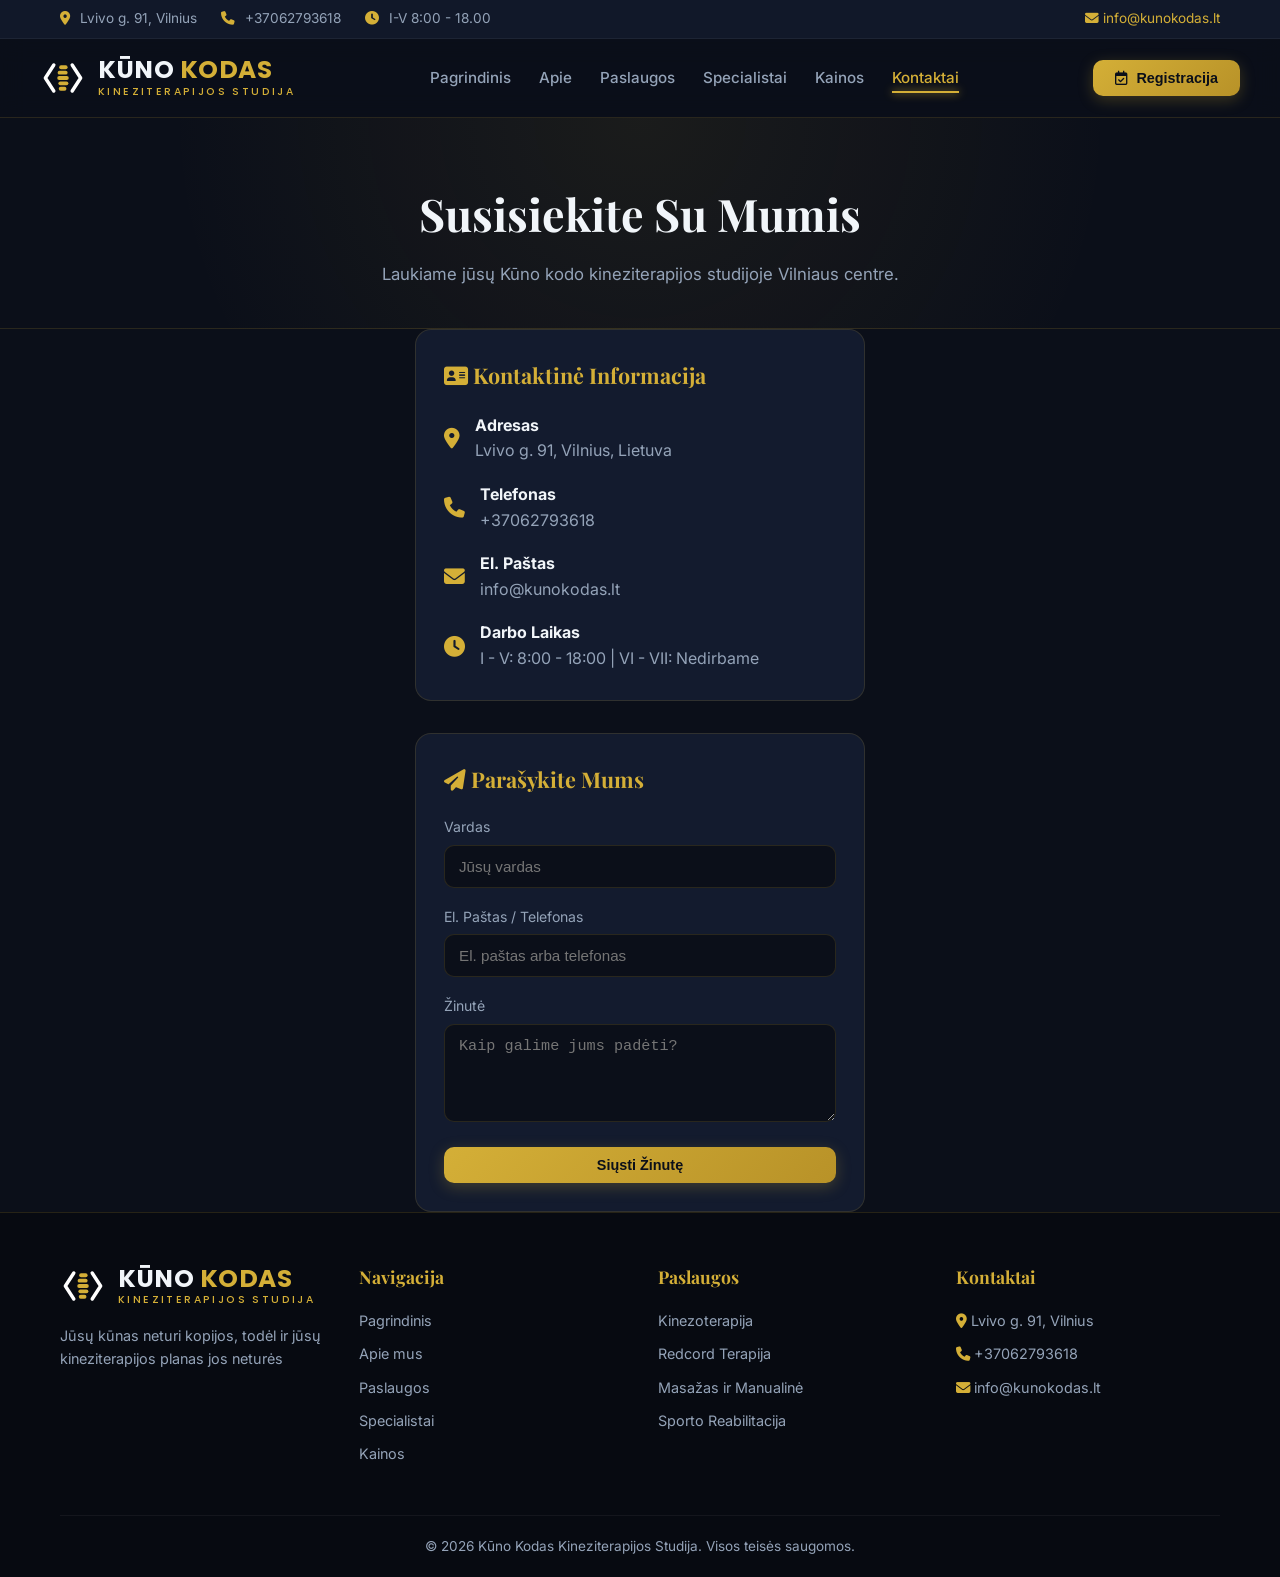
<file: kontaktai.html>
<!DOCTYPE html>
<html lang="lt">
<head>
    <meta charset="UTF-8">
    <meta name="viewport" content="width=device-width, initial-scale=1.0">
    <title>Kontaktai - Kūno kodas</title>
    <link rel="preconnect" href="https://fonts.googleapis.com">
    <link rel="preconnect" href="https://fonts.gstatic.com" crossorigin>
    <link href="https://fonts.googleapis.com/css2?family=Inter:wght@300;400;500;600;700&family=Poppins:wght@500;700&family=Playfair+Display:ital,wght@0,400;0,600;0,700;1,400&display=swap" rel="stylesheet">
    <link rel="stylesheet" href="https://cdnjs.cloudflare.com/ajax/libs/font-awesome/6.4.0/css/all.min.css">
    <link rel="icon" type="image/svg+xml" href="data:image/svg+xml,%3Csvg xmlns='http://www.w3.org/2000/svg' viewBox='0 0 120 120'%3E%3Crect width='120' height='120' rx='24' fill='%230b0f19'/%3E%3Cpath d='M36 26 L14 60 L36 94 M84 26 L106 60 L84 94' fill='none' stroke='%23fff' stroke-width='9' stroke-linecap='round' stroke-linejoin='round'/%3E%3Cg fill='%23d4af37'%3E%3Crect x='50' y='27' width='22' height='10' rx='5'/%3E%3Crect x='46' y='41' width='26' height='10' rx='5'/%3E%3Crect x='45' y='55' width='30' height='10' rx='5'/%3E%3Crect x='48' y='69' width='26' height='10' rx='5'/%3E%3Crect x='49' y='83' width='20' height='10' rx='5'/%3E%3C/g%3E%3C/svg%3E">
    <style>
        :root {
            --bg-dark: #0b0f19;
            --bg-card: #131b2e;
            --bg-card-hover: #1c2742;
            --accent-gold: #d4af37;
            --accent-gold-light: #f3e5ab;
            --accent-gold-glow: rgba(212, 175, 55, 0.25);
            --text-main: #f1f5f9;
            --text-muted: #94a3b8;
            --border-color: rgba(212, 175, 55, 0.15);
            --border-glow: rgba(212, 175, 55, 0.4);
            --radius-lg: 16px;
            --radius-md: 10px;
            --radius-sm: 6px;
            --transition: all 0.3s cubic-bezier(0.4, 0, 0.2, 1);
        }

        * {
            margin: 0;
            padding: 0;
            box-sizing: border-box;
        }

        body {
            font-family: 'Inter', sans-serif;
            background-color: var(--bg-dark);
            color: var(--text-main);
            line-height: 1.6;
            overflow-x: hidden;
            display: flex;
            flex-direction: column;
            min-height: 100vh;
        }

        h1, h2, h3, h4, .brand-font {
            font-family: 'Playfair Display', serif;
        }

        a {
            color: inherit;
            text-decoration: none;
        }

        header {
            position: sticky;
            top: 0;
            z-index: 1000;
            background: rgba(11, 15, 25, 0.92);
            backdrop-filter: blur(12px);
            border-bottom: 1px solid var(--border-color);
        }

        .header-top {
            background: rgba(19, 27, 46, 0.8);
            border-bottom: 1px solid rgba(255, 255, 255, 0.05);
            padding: 8px 0;
            font-size: 0.85rem;
            color: var(--text-muted);
        }

        .container {
            max-width: 1200px;
            margin: 0 auto;
            padding: 0 20px;
        }

        .top-flex {
            display: flex;
            justify-content: space-between;
            align-items: center;
        }

        .top-info span {
            margin-right: 20px;
        }

        .top-info i {
            color: var(--accent-gold);
            margin-right: 6px;
        }

        .navbar {
            display: flex;
            justify-content: space-between;
            align-items: center;
            padding: 16px 0;
        }

        .logo {
            display: flex;
            align-items: center;
            gap: 12px;
        }

        .logo-mark {
            width: 46px;
            height: 46px;
            flex-shrink: 0;
            transition: var(--transition);
        }

        .logo:hover .logo-mark {
            transform: scale(1.06);
            filter: drop-shadow(0 0 8px var(--accent-gold-glow));
        }

        .logo-mark .spine {
            fill: var(--accent-gold);
        }

        .logo-text {
            display: flex;
            flex-direction: column;
            gap: 4px;
        }

        .logo-text h2 {
            font-family: 'Poppins', sans-serif;
            font-weight: 700;
            font-size: 1.55rem;
            letter-spacing: 0.5px;
            color: var(--text-main);
            text-transform: uppercase;
            line-height: 1;
        }

        .logo-text h2 em {
            font-style: normal;
            color: var(--accent-gold);
        }

        .logo-text span {
            font-family: 'Poppins', sans-serif;
            font-weight: 500;
            font-size: 0.66rem;
            color: var(--accent-gold);
            letter-spacing: 2.4px;
            text-transform: uppercase;
            line-height: 1;
        }

        .nav-menu {
            display: flex;
            list-style: none;
            gap: 28px;
            align-items: center;
        }

        .nav-link {
            font-size: 0.95rem;
            font-weight: 500;
            color: var(--text-muted);
            transition: var(--transition);
            position: relative;
            padding: 6px 0;
        }

        .nav-link:hover, .nav-link.active {
            color: var(--accent-gold);
        }

        .nav-link.active::after {
            content: '';
            position: absolute;
            bottom: 0;
            left: 0;
            width: 100%;
            height: 2px;
            background: var(--accent-gold);
            box-shadow: 0 0 8px var(--accent-gold);
        }

        .btn-gold {
            background: linear-gradient(135deg, var(--accent-gold), #b89228);
            color: #0b0f19;
            padding: 10px 22px;
            border-radius: var(--radius-md);
            font-weight: 600;
            font-size: 0.9rem;
            border: none;
            cursor: pointer;
            transition: var(--transition);
            display: inline-flex;
            align-items: center;
            gap: 8px;
            box-shadow: 0 4px 15px var(--accent-gold-glow);
        }

        .btn-gold:hover {
            transform: translateY(-2px);
            box-shadow: 0 6px 20px rgba(212, 175, 55, 0.4);
            background: linear-gradient(135deg, #e5be42, var(--accent-gold));
        }

        .btn-outline {
            background: transparent;
            border: 1px solid var(--accent-gold);
            color: var(--accent-gold);
            padding: 10px 22px;
            border-radius: var(--radius-md);
            font-weight: 600;
            font-size: 0.9rem;
            cursor: pointer;
            transition: var(--transition);
            display: inline-flex;
            align-items: center;
            gap: 8px;
        }

        .btn-outline:hover {
            background: var(--accent-gold-glow);
            color: var(--accent-gold-light);
        }

        .page-hero {
            padding: 60px 0 40px;
            text-align: center;
            background: radial-gradient(circle at top center, rgba(212, 175, 55, 0.08) 0%, transparent 70%);
            border-bottom: 1px solid var(--border-color);
        }

        .page-hero h1 {
            font-size: 2.8rem;
            margin-bottom: 12px;
            color: var(--text-main);
        }

        .page-hero p {
            color: var(--text-muted);
            max-width: 600px;
            margin: 0 auto;
            font-size: 1.05rem;
        }

        main {
            flex: 1;
            padding: 50px 0;
        }

        .grid-3 {
            display: grid;
            grid-template-columns: repeat(auto-fit, minmax(320px, 1fr));
            gap: 28px;
        }

        .grid-2 {
            display: grid;
            grid-template-columns: repeat(auto-fit, minmax(450px, 1fr));
            gap: 32px;
        }

        .card {
            background: var(--bg-card);
            border: 1px solid var(--border-color);
            border-radius: var(--radius-lg);
            padding: 28px;
            transition: var(--transition);
        }

        .card:hover {
            transform: translateY(-5px);
            border-color: var(--border-glow);
            box-shadow: 0 10px 30px rgba(0, 0, 0, 0.4);
        }

        .card-icon {
            width: 54px;
            height: 54px;
            border-radius: 12px;
            background: rgba(212, 175, 55, 0.1);
            color: var(--accent-gold);
            display: flex;
            align-items: center;
            justify-content: center;
            font-size: 1.5rem;
            margin-bottom: 20px;
        }

        .card h3 {
            font-size: 1.35rem;
            margin-bottom: 12px;
        }

        .card p {
            color: var(--text-muted);
            font-size: 0.95rem;
            margin-bottom: 20px;
        }

        footer {
            background: #070a11;
            border-top: 1px solid var(--border-color);
            padding: 50px 0 20px;
            margin-top: auto;
        }

        .footer-grid {
            display: grid;
            grid-template-columns: repeat(auto-fit, minmax(220px, 1fr));
            gap: 35px;
            margin-bottom: 40px;
        }

        .footer-col h4 {
            font-size: 1.1rem;
            color: var(--accent-gold);
            margin-bottom: 18px;
        }

        .footer-col p, .footer-col li {
            color: var(--text-muted);
            font-size: 0.9rem;
            margin-bottom: 10px;
            list-style: none;
        }

        .footer-col a:hover {
            color: var(--accent-gold);
        }

        .footer-bottom {
            text-align: center;
            padding-top: 20px;
            border-top: 1px solid rgba(255,255,255,0.05);
            color: var(--text-muted);
            font-size: 0.85rem;
        }

        .modal-overlay {
            position: fixed;
            top: 0;
            left: 0;
            width: 100%;
            height: 100%;
            background: rgba(0,0,0,0.8);
            backdrop-filter: blur(8px);
            z-index: 2000;
            display: none;
            align-items: center;
            justify-content: center;
            padding: 20px;
        }

        .modal-overlay.active {
            display: flex;
        }

        .modal {
            background: var(--bg-card);
            border: 1px solid var(--border-glow);
            border-radius: var(--radius-lg);
            width: 100%;
            max-width: 550px;
            padding: 32px;
            position: relative;
            box-shadow: 0 20px 50px rgba(0,0,0,0.6);
        }

        .modal-close {
            position: absolute;
            top: 18px;
            right: 18px;
            background: transparent;
            border: none;
            color: var(--text-muted);
            font-size: 1.2rem;
            cursor: pointer;
        }

        .modal-close:hover {
            color: var(--accent-gold);
        }

        .form-group {
            margin-bottom: 18px;
        }

        .form-group label {
            display: block;
            margin-bottom: 6px;
            font-size: 0.88rem;
            color: var(--text-muted);
        }

        .form-control {
            width: 100%;
            padding: 12px 14px;
            background: #0b0f19;
            border: 1px solid var(--border-color);
            border-radius: var(--radius-md);
            color: var(--text-main);
            font-size: 0.95rem;
        }

        .form-control:focus {
            outline: none;
            border-color: var(--accent-gold);
        }
    </style>
</head>
<body>
    <div class="header-top">
        <div class="container top-flex">
            <div class="top-info">
                <span><i class="fa-solid fa-location-dot"></i> Lvivo g. 91, Vilnius</span>
                <span><i class="fa-solid fa-phone"></i> +37062793618 </span>
                <span><i class="fa-solid fa-clock"></i> I-V 8:00 - 18.00</span>
            </div>
            <div>
                <a href="kontaktai.html" style="color: var(--accent-gold);"><i class="fa-solid fa-envelope"></i> info@kunokodas.lt</a>
            </div>
        </div>
    </div>

    <header>
        <div class="container navbar">
            <a href="index.html" class="logo" aria-label="Kūno kodas – pagrindinis">
                <svg class="logo-mark" viewBox="0 0 120 120" aria-hidden="true">
                    <path d="M36 26 L14 60 L36 94 M84 26 L106 60 L84 94" fill="none" stroke="#ffffff" stroke-width="9" stroke-linecap="round" stroke-linejoin="round"/>
                    <g class="spine">
                        <rect x="50" y="27" width="22" height="10" rx="5"/>
                        <rect x="46" y="41" width="26" height="10" rx="5"/>
                        <rect x="45" y="55" width="30" height="10" rx="5"/>
                        <rect x="48" y="69" width="26" height="10" rx="5"/>
                        <rect x="49" y="83" width="20" height="10" rx="5"/>
                    </g>
                </svg>
                <div class="logo-text">
                    <h2>Kūno <em>kodas</em></h2>
                    <span>Kineziterapijos studija</span>
                </div>
            </a>
            <ul class="nav-menu">
                <li><a href="index.html" class="nav-link ">Pagrindinis</a></li>
                <li><a href="apie-mus.html" class="nav-link ">Apie</a></li>
                <li><a href="paslaugos.html" class="nav-link ">Paslaugos</a></li>
                <li><a href="specialistai.html" class="nav-link ">Specialistai</a></li>
                <li><a href="kainos.html" class="nav-link ">Kainos</a></li>
                <li><a href="kontaktai.html" class="nav-link active">Kontaktai</a></li>
            </ul>
            <button class="btn-gold" onclick="openModal()"><i class="fa-regular fa-calendar-check"></i> Registracija</button>
        </div>
    </header>

    <div class="page-hero">
        <div class="container">
            <h1>Susisiekite Su Mumis</h1>
            <p>Laukiame jūsų Kūno kodo kineziterapijos studijoje Vilniaus centre.</p>
        </div>
    </div>

    <main class="container">
        <div class="grid-2">
            <div class="card">
                <h3 style="color: var(--accent-gold); margin-bottom: 20px;"><i class="fa-solid fa-address-card"></i> Kontaktinė Informacija</h3>
                <div style="margin-bottom: 18px; display: flex; gap: 15px; align-items: center;">
                    <i class="fa-solid fa-location-dot" style="font-size: 1.3rem; color: var(--accent-gold);"></i>
                    <div>
                        <strong style="display:block;">Adresas</strong>
                        <span style="color: var(--text-muted);">Lvivo g. 91, Vilnius, Lietuva</span>
                    </div>
                </div>
                <div style="margin-bottom: 18px; display: flex; gap: 15px; align-items: center;">
                    <i class="fa-solid fa-phone" style="font-size: 1.3rem; color: var(--accent-gold);"></i>
                    <div>
                        <strong style="display:block;">Telefonas</strong>
                        <a href="tel:+37062793618" style="color: var(--text-muted);">+37062793618</a>
                    </div>
                </div>
                <div style="margin-bottom: 18px; display: flex; gap: 15px; align-items: center;">
                    <i class="fa-solid fa-envelope" style="font-size: 1.3rem; color: var(--accent-gold);"></i>
                    <div>
                        <strong style="display:block;">El. Paštas</strong>
                        <a href="mailto:info@kunokodas.lt" style="color: var(--text-muted);">info@kunokodas.lt</a>
                    </div>
                </div>
                <div style="display: flex; gap: 15px; align-items: center;">
                    <i class="fa-solid fa-clock" style="font-size: 1.3rem; color: var(--accent-gold);"></i>
                    <div>
                        <strong style="display:block;">Darbo Laikas</strong>
                        <span style="color: var(--text-muted);">I - V: 8:00 - 18:00 | VI - VII: Nedirbame</span>
                    </div>
                </div>
            </div>

            <div class="card">
                <h3 style="color: var(--accent-gold); margin-bottom: 20px;"><i class="fa-solid fa-paper-plane"></i> Parašykite Mums</h3>
                <form onsubmit="alert('Žinutė išsiųsta!'); return false;">
                    <div class="form-group">
                        <label>Vardas</label>
                        <input type="text" class="form-control" required placeholder="Jūsų vardas">
                    </div>
                    <div class="form-group">
                        <label>El. Paštas / Telefonas</label>
                        <input type="text" class="form-control" required placeholder="El. paštas arba telefonas">
                    </div>
                    <div class="form-group">
                        <label>Žinutė</label>
                        <textarea class="form-control" rows="4" required placeholder="Kaip galime jums padėti?"></textarea>
                    </div>
                    <button type="submit" class="btn-gold" style="width: 100%; justify-content: center;">Siųsti Žinutę</button>
                </form>
            </div>
        </div>
    </main>

    <footer>
        <div class="container">
            <div class="footer-grid">
                <div class="footer-col">
                    <div class="logo" style="margin-bottom: 15px;">
                        <svg class="logo-mark" viewBox="0 0 120 120" aria-hidden="true">
                            <path d="M36 26 L14 60 L36 94 M84 26 L106 60 L84 94" fill="none" stroke="#ffffff" stroke-width="9" stroke-linecap="round" stroke-linejoin="round"/>
                            <g class="spine">
                                <rect x="50" y="27" width="22" height="10" rx="5"/>
                                <rect x="46" y="41" width="26" height="10" rx="5"/>
                                <rect x="45" y="55" width="30" height="10" rx="5"/>
                                <rect x="48" y="69" width="26" height="10" rx="5"/>
                                <rect x="49" y="83" width="20" height="10" rx="5"/>
                            </g>
                        </svg>
                        <div class="logo-text">
                            <h2>Kūno <em>kodas</em></h2>
                            <span>Kineziterapijos studija</span>
                        </div>
                    </div>
                    <p>Jūsų kūnas neturi kopijos, todėl ir jūsų kineziterapijos planas jos neturės</p>
                </div>
                <div class="footer-col">
                    <h4>Navigacija</h4>
                    <ul>
                        <li><a href="index.html">Pagrindinis</a></li>
                        <li><a href="apie-mus.html">Apie mus</a></li>
                        <li><a href="paslaugos.html">Paslaugos</a></li>
                        <li><a href="specialistai.html">Specialistai</a></li>
                        <li><a href="kainos.html">Kainos</a></li>
                    </ul>
                </div>
                <div class="footer-col">
                    <h4>Paslaugos</h4>
                    <ul>
                        <li><a href="paslaugos.html">Kinezoterapija</a></li>
                        <li><a href="paslaugos.html">Redcord Terapija</a></li>
                        <li><a href="paslaugos.html">Masažas ir Manualinė</a></li>
                        <li><a href="paslaugos.html">Sporto Reabilitacija</a></li>
                    </ul>
                </div>
                <div class="footer-col">
                    <h4>Kontaktai</h4>
                    <p><i class="fa-solid fa-location-dot" style="color:var(--accent-gold);"></i> Lvivo g. 91, Vilnius</p>
                    <p><i class="fa-solid fa-phone" style="color:var(--accent-gold);"></i> +37062793618</p>
                    <p><i class="fa-solid fa-envelope" style="color:var(--accent-gold);"></i> info@kunokodas.lt</p>
                </div>
            </div>
            <div class="footer-bottom">
                <p>&copy; 2026 Kūno Kodas Kineziterapijos Studija. Visos teisės saugomos.</p>
            </div>
        </div>
    </footer>

    <div class="modal-overlay" id="bookingModal">
        <div class="modal">
            <button class="modal-close" onclick="closeModal()"><i class="fa-solid fa-xmark"></i></button>
            <h2 style="margin-bottom: 8px; color: var(--accent-gold);">Registracija Vizitui</h2>
            <p style="color: var(--text-muted); font-size:0.9rem; margin-bottom:20px;">Užpildykite formą ir mes susisieksime patvirtinti laiką.</p>
            <form onsubmit="handleBooking(event)">
                <div class="form-group">
                    <label>Vardas Pavardė</label>
                    <input type="text" class="form-control" required placeholder="Vardas Pavardė">
                </div>
                <div class="form-group">
                    <label>Telefonas</label>
                    <input type="tel" class="form-control" required placeholder="+370 600 00000">
                </div>
                <div class="form-group">
                    <label>Paslauga</label>
                    <select class="form-control">
                        <option>Kinezoterapeuto konsultacija</option>
                        <option>Redcord terapija</option>
                        <option>Gydomasis masažas</option>
                        <option>Manualinė terapija</option>
                    </select>
                </div>
                <div class="form-group">
                    <label>Pageidaujama data</label>
                    <input type="date" class="form-control" required>
                </div>
                <button type="submit" class="btn-gold" style="width:100%; justify-content:center; margin-top:10px;">Patvirtinti Registraciją</button>
            </form>
        </div>
    </div>

    <script>
        function openModal() {
            document.getElementById('bookingModal').classList.add('active');
        }
        function closeModal() {
            document.getElementById('bookingModal').classList.remove('active');
        }
        function handleBooking(e) {
            e.preventDefault();
            alert('Ačiū! Jūsų registracija gauta. Susisieksime artimiausiu metu.');
            closeModal();
        }
    </script>
</body>
</html>
</file>
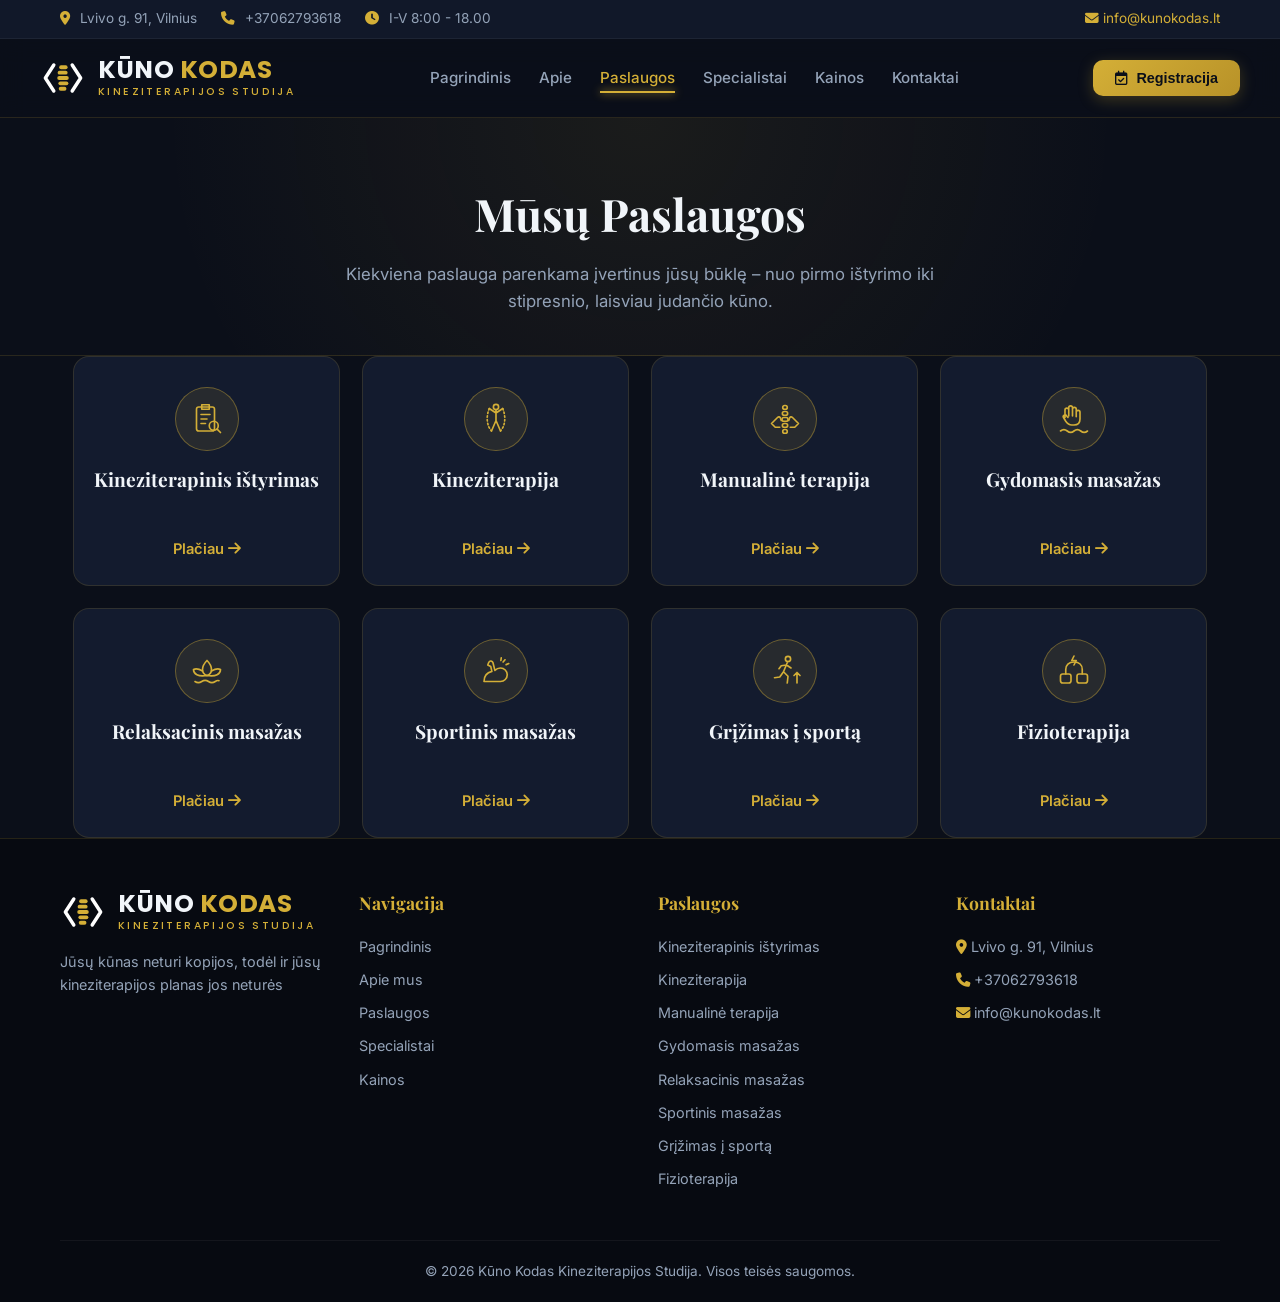
<file: paslaugos.html>
<!DOCTYPE html>
<html lang="lt">
<head>
    <meta charset="UTF-8">
    <meta name="viewport" content="width=device-width, initial-scale=1.0">
    <title>Paslaugos - Kūno kodas</title>
    <link rel="preconnect" href="https://fonts.googleapis.com">
    <link rel="preconnect" href="https://fonts.gstatic.com" crossorigin>
    <link href="https://fonts.googleapis.com/css2?family=Inter:wght@300;400;500;600;700&family=Poppins:wght@500;700&family=Playfair+Display:ital,wght@0,400;0,600;0,700;1,400&display=swap" rel="stylesheet">
    <link rel="stylesheet" href="https://cdnjs.cloudflare.com/ajax/libs/font-awesome/6.4.0/css/all.min.css">
    <link rel="icon" type="image/svg+xml" href="data:image/svg+xml,%3Csvg xmlns='http://www.w3.org/2000/svg' viewBox='0 0 120 120'%3E%3Crect width='120' height='120' rx='24' fill='%230b0f19'/%3E%3Cpath d='M36 26 L14 60 L36 94 M84 26 L106 60 L84 94' fill='none' stroke='%23fff' stroke-width='9' stroke-linecap='round' stroke-linejoin='round'/%3E%3Cg fill='%23d4af37'%3E%3Crect x='50' y='27' width='22' height='10' rx='5'/%3E%3Crect x='46' y='41' width='26' height='10' rx='5'/%3E%3Crect x='45' y='55' width='30' height='10' rx='5'/%3E%3Crect x='48' y='69' width='26' height='10' rx='5'/%3E%3Crect x='49' y='83' width='20' height='10' rx='5'/%3E%3C/g%3E%3C/svg%3E">
    <style>
        :root {
            --bg-dark: #0b0f19;
            --bg-card: #131b2e;
            --bg-card-hover: #1c2742;
            --accent-gold: #d4af37;
            --accent-gold-light: #f3e5ab;
            --accent-gold-glow: rgba(212, 175, 55, 0.25);
            --text-main: #f1f5f9;
            --text-muted: #94a3b8;
            --border-color: rgba(212, 175, 55, 0.15);
            --border-glow: rgba(212, 175, 55, 0.4);
            --radius-lg: 16px;
            --radius-md: 10px;
            --radius-sm: 6px;
            --transition: all 0.3s cubic-bezier(0.4, 0, 0.2, 1);
        }

        * {
            margin: 0;
            padding: 0;
            box-sizing: border-box;
        }

        body {
            font-family: 'Inter', sans-serif;
            background-color: var(--bg-dark);
            color: var(--text-main);
            line-height: 1.6;
            overflow-x: hidden;
            display: flex;
            flex-direction: column;
            min-height: 100vh;
        }

        h1, h2, h3, h4, .brand-font {
            font-family: 'Playfair Display', serif;
        }

        a {
            color: inherit;
            text-decoration: none;
        }

        header {
            position: sticky;
            top: 0;
            z-index: 1000;
            background: rgba(11, 15, 25, 0.92);
            backdrop-filter: blur(12px);
            border-bottom: 1px solid var(--border-color);
        }

        .header-top {
            background: rgba(19, 27, 46, 0.8);
            border-bottom: 1px solid rgba(255, 255, 255, 0.05);
            padding: 8px 0;
            font-size: 0.85rem;
            color: var(--text-muted);
        }

        .container {
            max-width: 1200px;
            margin: 0 auto;
            padding: 0 20px;
        }

        .top-flex {
            display: flex;
            justify-content: space-between;
            align-items: center;
        }

        .top-info span {
            margin-right: 20px;
        }

        .top-info i {
            color: var(--accent-gold);
            margin-right: 6px;
        }

        .navbar {
            display: flex;
            justify-content: space-between;
            align-items: center;
            padding: 16px 0;
        }

        .logo {
            display: flex;
            align-items: center;
            gap: 12px;
        }

        .logo-mark {
            width: 46px;
            height: 46px;
            flex-shrink: 0;
            transition: var(--transition);
        }

        .logo:hover .logo-mark {
            transform: scale(1.06);
            filter: drop-shadow(0 0 8px var(--accent-gold-glow));
        }

        .logo-mark .spine {
            fill: var(--accent-gold);
        }

        .logo-text {
            display: flex;
            flex-direction: column;
            gap: 4px;
        }

        .logo-text h2 {
            font-family: 'Poppins', sans-serif;
            font-weight: 700;
            font-size: 1.55rem;
            letter-spacing: 0.5px;
            color: var(--text-main);
            text-transform: uppercase;
            line-height: 1;
        }

        .logo-text h2 em {
            font-style: normal;
            color: var(--accent-gold);
        }

        .logo-text span {
            font-family: 'Poppins', sans-serif;
            font-weight: 500;
            font-size: 0.66rem;
            color: var(--accent-gold);
            letter-spacing: 2.4px;
            text-transform: uppercase;
            line-height: 1;
        }

        .nav-menu {
            display: flex;
            list-style: none;
            gap: 28px;
            align-items: center;
        }

        .nav-link {
            font-size: 0.95rem;
            font-weight: 500;
            color: var(--text-muted);
            transition: var(--transition);
            position: relative;
            padding: 6px 0;
        }

        .nav-link:hover, .nav-link.active {
            color: var(--accent-gold);
        }

        .nav-link.active::after {
            content: '';
            position: absolute;
            bottom: 0;
            left: 0;
            width: 100%;
            height: 2px;
            background: var(--accent-gold);
            box-shadow: 0 0 8px var(--accent-gold);
        }

        .btn-gold {
            background: linear-gradient(135deg, var(--accent-gold), #b89228);
            color: #0b0f19;
            padding: 10px 22px;
            border-radius: var(--radius-md);
            font-weight: 600;
            font-size: 0.9rem;
            border: none;
            cursor: pointer;
            transition: var(--transition);
            display: inline-flex;
            align-items: center;
            gap: 8px;
            box-shadow: 0 4px 15px var(--accent-gold-glow);
        }

        .btn-gold:hover {
            transform: translateY(-2px);
            box-shadow: 0 6px 20px rgba(212, 175, 55, 0.4);
            background: linear-gradient(135deg, #e5be42, var(--accent-gold));
        }

        .btn-outline {
            background: transparent;
            border: 1px solid var(--accent-gold);
            color: var(--accent-gold);
            padding: 10px 22px;
            border-radius: var(--radius-md);
            font-weight: 600;
            font-size: 0.9rem;
            cursor: pointer;
            transition: var(--transition);
            display: inline-flex;
            align-items: center;
            gap: 8px;
        }

        .btn-outline:hover {
            background: var(--accent-gold-glow);
            color: var(--accent-gold-light);
        }

        .page-hero {
            padding: 60px 0 40px;
            text-align: center;
            background: radial-gradient(circle at top center, rgba(212, 175, 55, 0.08) 0%, transparent 70%);
            border-bottom: 1px solid var(--border-color);
        }

        .page-hero h1 {
            font-size: 2.8rem;
            margin-bottom: 12px;
            color: var(--text-main);
        }

        .page-hero p {
            color: var(--text-muted);
            max-width: 600px;
            margin: 0 auto;
            font-size: 1.05rem;
        }

        main {
            flex: 1;
            padding: 50px 0;
        }

        .grid-3 {
            display: grid;
            grid-template-columns: repeat(auto-fit, minmax(320px, 1fr));
            gap: 28px;
        }

        .grid-2 {
            display: grid;
            grid-template-columns: repeat(auto-fit, minmax(450px, 1fr));
            gap: 32px;
        }

        .card {
            background: var(--bg-card);
            border: 1px solid var(--border-color);
            border-radius: var(--radius-lg);
            padding: 28px;
            transition: var(--transition);
        }

        .card:hover {
            transform: translateY(-5px);
            border-color: var(--border-glow);
            box-shadow: 0 10px 30px rgba(0, 0, 0, 0.4);
        }

        .card-icon {
            width: 54px;
            height: 54px;
            border-radius: 12px;
            background: rgba(212, 175, 55, 0.1);
            color: var(--accent-gold);
            display: flex;
            align-items: center;
            justify-content: center;
            font-size: 1.5rem;
            margin-bottom: 20px;
        }

        .card h3 {
            font-size: 1.35rem;
            margin-bottom: 12px;
        }

        .card p {
            color: var(--text-muted);
            font-size: 0.95rem;
            margin-bottom: 20px;
        }

        footer {
            background: #070a11;
            border-top: 1px solid var(--border-color);
            padding: 50px 0 20px;
            margin-top: auto;
        }

        .footer-grid {
            display: grid;
            grid-template-columns: repeat(auto-fit, minmax(220px, 1fr));
            gap: 35px;
            margin-bottom: 40px;
        }

        .footer-col h4 {
            font-size: 1.1rem;
            color: var(--accent-gold);
            margin-bottom: 18px;
        }

        .footer-col p, .footer-col li {
            color: var(--text-muted);
            font-size: 0.9rem;
            margin-bottom: 10px;
            list-style: none;
        }

        .footer-col a:hover {
            color: var(--accent-gold);
        }

        .footer-bottom {
            text-align: center;
            padding-top: 20px;
            border-top: 1px solid rgba(255,255,255,0.05);
            color: var(--text-muted);
            font-size: 0.85rem;
        }

        .modal-overlay {
            position: fixed;
            top: 0;
            left: 0;
            width: 100%;
            height: 100%;
            background: rgba(0,0,0,0.8);
            backdrop-filter: blur(8px);
            z-index: 2000;
            display: none;
            align-items: center;
            justify-content: center;
            padding: 20px;
        }

        .modal-overlay.active {
            display: flex;
        }

        .modal {
            background: var(--bg-card);
            border: 1px solid var(--border-glow);
            border-radius: var(--radius-lg);
            width: 100%;
            max-width: 550px;
            padding: 32px;
            position: relative;
            box-shadow: 0 20px 50px rgba(0,0,0,0.6);
        }

        .modal-close {
            position: absolute;
            top: 18px;
            right: 18px;
            background: transparent;
            border: none;
            color: var(--text-muted);
            font-size: 1.2rem;
            cursor: pointer;
        }

        .modal-close:hover {
            color: var(--accent-gold);
        }

        .form-group {
            margin-bottom: 18px;
        }

        .form-group label {
            display: block;
            margin-bottom: 6px;
            font-size: 0.88rem;
            color: var(--text-muted);
        }

        .form-control {
            width: 100%;
            padding: 12px 14px;
            background: #0b0f19;
            border: 1px solid var(--border-color);
            border-radius: var(--radius-md);
            color: var(--text-main);
            font-size: 0.95rem;
        }

        .form-control:focus {
            outline: none;
            border-color: var(--accent-gold);
        }
        /* ---------- SERVICES GRID ---------- */
        .svc-grid {
            display: grid;
            grid-template-columns: repeat(4, minmax(0, 1fr));
            gap: 22px;
        }

        .svc-grid.plans {
            grid-template-columns: repeat(3, minmax(0, 1fr));
            max-width: 900px;
            margin: 0 auto;
        }

        .svc-grid .svc-card {
            align-items: center;
            text-align: center;
            min-height: 230px;
            padding: 30px 20px 24px;
        }

        .svc-grid .card-icon {
            width: 64px;
            height: 64px;
            border-radius: 50%;
            border: 1px solid var(--border-glow);
            margin: 0 auto 16px;
        }

        .svc-grid .svc-card h3 {
            font-size: 1.2rem;
            line-height: 1.3;
            margin-bottom: 10px;
        }

        .svc-grid .svc-dur {
            margin: 0 0 12px;
        }

        .card-icon .svc-svg {
            width: 36px;
            height: 36px;
        }

        #svcModalIcon .svc-svg {
            width: 32px;
            height: 32px;
        }

        .svc-card:hover .card-icon {
            background: var(--accent-gold);
            color: #0b0f19;
        }

        @media (max-width: 1000px) {
            .svc-grid { grid-template-columns: repeat(2, minmax(0, 1fr)); }
            .svc-grid.plans { grid-template-columns: repeat(3, minmax(0, 1fr)); }
        }

        @media (max-width: 700px) {
            .svc-grid.plans { grid-template-columns: 1fr; max-width: 420px; }
        }

        @media (max-width: 480px) {
            .svc-grid { gap: 14px; }
            .svc-grid .svc-card { min-height: 190px; padding: 24px 12px 20px; }
            .svc-grid .svc-card h3 { font-size: 1.05rem; }
        }

        .svc-card {
            cursor: pointer;
            display: flex;
            flex-direction: column;
        }

        .svc-card:focus-visible {
            outline: none;
            transform: translateY(-5px);
            border-color: var(--border-glow);
            box-shadow: 0 10px 30px rgba(0, 0, 0, 0.4);
        }

        .svc-card:hover {
            box-shadow: 0 10px 30px rgba(0, 0, 0, 0.4), 0 0 20px var(--accent-gold-glow);
        }

        .svc-desc {
            display: none;
        }

        .svc-more {
            margin-top: auto;
            color: var(--accent-gold);
            font-weight: 600;
            font-size: 0.92rem;
        }

        .svc-modal {
            max-width: 560px;
        }

        .svc-modal h2 {
            font-size: 1.8rem;
            margin-bottom: 10px;
            padding-right: 30px;
        }

        #svcModalText {
            color: var(--text-muted);
            font-size: 1rem;
            line-height: 1.7;
            margin: 6px 0 26px;
        }

        .svc-modal-actions {
            display: flex;
            gap: 12px;
            flex-wrap: wrap;
        }

        .svc-modal-actions > * {
            flex: 1 1 180px;
            justify-content: center;
        }

        .svc-dur {
            display: inline-flex;
            align-items: center;
            gap: 6px;
            margin: -4px 0 12px;
            font-size: 0.82rem;
            font-weight: 600;
            color: var(--accent-gold-light);
        }

        .svc-dur i {
            color: var(--accent-gold);
        }

        .svc-section-title {
            text-align: center;
            margin: 70px 0 30px;
        }

        .svc-section-title h2 {
            font-size: 2.1rem;
            margin-bottom: 8px;
        }

        .svc-section-title p {
            color: var(--text-muted);
            max-width: 620px;
            margin: 0 auto;
        }

        .svc-note {
            max-width: 800px;
            margin: 30px auto 0;
            text-align: center;
            color: var(--text-muted);
            font-size: 0.88rem;
        }

        .svc-note i {
            color: var(--accent-gold);
            margin-right: 6px;
        }
    </style>
</head>
<body>
    <div class="header-top">
        <div class="container top-flex">
            <div class="top-info">
                <span><i class="fa-solid fa-location-dot"></i> Lvivo g. 91, Vilnius</span>
                <span><i class="fa-solid fa-phone"></i> +37062793618 </span>
                <span><i class="fa-solid fa-clock"></i> I-V 8:00 - 18.00</span>
            </div>
            <div>
                <a href="kontaktai.html" style="color: var(--accent-gold);"><i class="fa-solid fa-envelope"></i> info@kunokodas.lt</a>
            </div>
        </div>
    </div>

    <header>
        <div class="container navbar">
            <a href="index.html" class="logo" aria-label="Kūno kodas – pagrindinis">
                <svg class="logo-mark" viewBox="0 0 120 120" aria-hidden="true">
                    <path d="M36 26 L14 60 L36 94 M84 26 L106 60 L84 94" fill="none" stroke="#ffffff" stroke-width="9" stroke-linecap="round" stroke-linejoin="round"/>
                    <g class="spine">
                        <rect x="50" y="27" width="22" height="10" rx="5"/>
                        <rect x="46" y="41" width="26" height="10" rx="5"/>
                        <rect x="45" y="55" width="30" height="10" rx="5"/>
                        <rect x="48" y="69" width="26" height="10" rx="5"/>
                        <rect x="49" y="83" width="20" height="10" rx="5"/>
                    </g>
                </svg>
                <div class="logo-text">
                    <h2>Kūno <em>kodas</em></h2>
                    <span>Kineziterapijos studija</span>
                </div>
            </a>
            <ul class="nav-menu">
                <li><a href="index.html" class="nav-link ">Pagrindinis</a></li>
                <li><a href="apie-mus.html" class="nav-link ">Apie</a></li>
                <li><a href="paslaugos.html" class="nav-link active">Paslaugos</a></li>
                <li><a href="specialistai.html" class="nav-link ">Specialistai</a></li>
                <li><a href="kainos.html" class="nav-link ">Kainos</a></li>
                <li><a href="kontaktai.html" class="nav-link ">Kontaktai</a></li>
            </ul>
            <button class="btn-gold" onclick="openModal()"><i class="fa-regular fa-calendar-check"></i> Registracija</button>
        </div>
    </header>

    <div class="page-hero">
        <div class="container">
            <h1>Mūsų Paslaugos</h1>
            <p>Kiekviena paslauga parenkama įvertinus jūsų būklę – nuo pirmo ištyrimo iki stipresnio, laisviau judančio kūno.</p>
        </div>
    </div>

    <main class="container">
        <div class="svc-grid">
            <div class="card svc-card" role="button" tabindex="0" aria-haspopup="dialog">
                <div class="card-icon"><svg class="svc-svg" viewBox="0 0 48 48" aria-hidden="true"><rect x="10" y="8" width="24" height="32" rx="3" fill="none" stroke="currentColor" stroke-width="2.2" stroke-linecap="round" stroke-linejoin="round"/><path d="M17 5h10v6H17z" fill="none" stroke="currentColor" stroke-width="2.2" stroke-linecap="round" stroke-linejoin="round"/><path d="M16 18h12M16 24h8M16 30h6" fill="none" stroke="currentColor" stroke-width="2.2" stroke-linecap="round" stroke-linejoin="round"/><circle cx="33" cy="33" r="6" fill="none" stroke="currentColor" stroke-width="2.2" stroke-linecap="round" stroke-linejoin="round"/><path d="M37.5 37.5L42 42" fill="none" stroke="currentColor" stroke-width="2.2" stroke-linecap="round" stroke-linejoin="round"/></svg></div>
                <h3>Kineziterapinis ištyrimas</h3>
                <p class="svc-desc">Pirmas žingsnis prieš bet kokį gydymą. Išklausome jūsų istoriją, vertiname laikyseną, judesių amplitudę, raumenų jėgą ir balansą, atliekame funkcinius testus. Paaiškiname, ką nustatėme, ir kartu sudarome individualų, realistišką gydymo planą.</p>
                <span class="svc-more">Plačiau <i class="fa-solid fa-arrow-right"></i></span>
            </div>
            <div class="card svc-card" role="button" tabindex="0" aria-haspopup="dialog">
                <div class="card-icon"><svg class="svc-svg" viewBox="0 0 48 48" aria-hidden="true"><circle cx="24" cy="8" r="3.5" fill="none" stroke="currentColor" stroke-width="2.2" stroke-linecap="round" stroke-linejoin="round"/><path d="M24 12v14M24 26l-6 14M24 26l6 14M24 16l-9-6M24 16l9-6" fill="none" stroke="currentColor" stroke-width="2.2" stroke-linecap="round" stroke-linejoin="round"/><path d="M15 10c-4 10-4 22 3 30M33 10c4 10 4 22-3 30" fill="none" stroke="currentColor" stroke-width="2.2" stroke-linecap="round" stroke-linejoin="round" stroke-dasharray="2 3"/></svg></div>
                <h3>Kineziterapija</h3>
                <p class="svc-desc">Individualiai parinkti pratimai, kuriais atkuriama judesių amplitudė, jėga ir stabilumas. Tinka esant nugaros, kaklo ar sąnarių skausmui, po traumų ir operacijų, laikysenos problemoms bei siekiant pagerinti fizinį parengimą ir išvengti traumų. Taip pat išmokome pratimų, kuriuos galėsite atlikti namuose.</p>
                <span class="svc-more">Plačiau <i class="fa-solid fa-arrow-right"></i></span>
            </div>
            <div class="card svc-card" role="button" tabindex="0" aria-haspopup="dialog">
                <div class="card-icon"><svg class="svc-svg" viewBox="0 0 48 48" aria-hidden="true"><rect x="21" y="6" width="6" height="5" rx="2.5" fill="none" stroke="currentColor" stroke-width="2.2" stroke-linecap="round" stroke-linejoin="round"/><rect x="20.5" y="14" width="7" height="5" rx="2.5" fill="none" stroke="currentColor" stroke-width="2.2" stroke-linecap="round" stroke-linejoin="round"/><rect x="20" y="22" width="8" height="5" rx="2.5" fill="none" stroke="currentColor" stroke-width="2.2" stroke-linecap="round" stroke-linejoin="round"/><rect x="20.5" y="30" width="7" height="5" rx="2.5" fill="none" stroke="currentColor" stroke-width="2.2" stroke-linecap="round" stroke-linejoin="round"/><rect x="21" y="38" width="6" height="5" rx="2.5" fill="none" stroke="currentColor" stroke-width="2.2" stroke-linecap="round" stroke-linejoin="round"/><path d="M6 30l8-8c1.5-1.5 3.5-1 4 1l1 3M6 30l5 5h6" fill="none" stroke="currentColor" stroke-width="2.2" stroke-linecap="round" stroke-linejoin="round"/><path d="M42 30l-8-8c-1.5-1.5-3.5-1-4 1l-1 3M42 30l-5 5h-6" fill="none" stroke="currentColor" stroke-width="2.2" stroke-linecap="round" stroke-linejoin="round"/></svg></div>
                <h3>Manualinė terapija</h3>
                <p class="svc-desc">Rankomis atliekamos sąnarių ir minkštųjų audinių mobilizacijos technikos, padedančios mažinti skausmą, raumenų įtampą ir atgauti sąnarių paslankumą. Dažniausiai derinama su kineziterapija, kad pasiektas rezultatas būtų ilgalaikis.</p>
                <span class="svc-more">Plačiau <i class="fa-solid fa-arrow-right"></i></span>
            </div>
            <div class="card svc-card" role="button" tabindex="0" aria-haspopup="dialog">
                <div class="card-icon"><svg class="svc-svg" viewBox="0 0 48 48" aria-hidden="true"><path d="M12 22V12a2.5 2.5 0 015 0v8M17 20V9a2.5 2.5 0 015 0v11M22 20v-9a2.5 2.5 0 015 0v10M27 21v-6a2.5 2.5 0 015 0v9c0 5-3 8-8 8h-3c-4 0-6-2-8-5l-3-5a2.3 2.3 0 014-2.3l2 2.3" fill="none" stroke="currentColor" stroke-width="2.2" stroke-linecap="round" stroke-linejoin="round"/><path d="M6 40c3-2.5 6-2.5 9 0s6 2.5 9 0 6-2.5 9 0 6 2.5 9 0" fill="none" stroke="currentColor" stroke-width="2.2" stroke-linecap="round" stroke-linejoin="round"/></svg></div>
                <h3>Gydomasis masažas</h3>
                <p class="svc-desc">Gydomasis masažas, mažinantis raumenų įtampą ir skausmą, gerinantis kraujotaką bei audinių elastingumą. Technikos ir intensyvumas parenkami pagal jūsų poreikius – po krūvio, esant lėtinei įtampai ar reabilitacijos metu.</p>
                <span class="svc-more">Plačiau <i class="fa-solid fa-arrow-right"></i></span>
            </div>
            <div class="card svc-card" role="button" tabindex="0" aria-haspopup="dialog">
                <div class="card-icon"><svg class="svc-svg" viewBox="0 0 48 48" aria-hidden="true"><path d="M24 10c4 4 6 8 6 12s-2.5 7-6 8c-3.5-1-6-4-6-8s2-8 6-12z" fill="none" stroke="currentColor" stroke-width="2.2" stroke-linecap="round" stroke-linejoin="round"/><path d="M18 24c-5-3-10-3-12-2 0 6 6 10 18 8M30 24c5-3 10-3 12-2 0 6-6 10-18 8" fill="none" stroke="currentColor" stroke-width="2.2" stroke-linecap="round" stroke-linejoin="round"/><path d="M8 38c3 2 6 2 9 0s6-2 9 0 6 2 9 0 4-1.5 5-1" fill="none" stroke="currentColor" stroke-width="2.2" stroke-linecap="round" stroke-linejoin="round"/></svg></div>
                <h3>Relaksacinis masažas</h3>
                <p class="svc-desc">Ilgas, 2 valandų atpalaiduojantis viso kūno masažas. Lėti, ritmingi judesiai padeda atsipalaiduoti, sumažinti raumenų įtampą ir stresą. Puikiai tinka po įtemptos savaitės ar kaip dovana sau.</p>
                <span class="svc-more">Plačiau <i class="fa-solid fa-arrow-right"></i></span>
            </div>
            <div class="card svc-card" role="button" tabindex="0" aria-haspopup="dialog">
                <div class="card-icon"><svg class="svc-svg" viewBox="0 0 48 48" aria-hidden="true"><path d="M8 38h22a9 9 0 000-18c-3 0-5.5 1.2-7.5 3.2L20 13a3 3 0 00-5.6-.6L13 16l4 2 1.5 6.5C12 26 8 31 8 38z" fill="none" stroke="currentColor" stroke-width="2.2" stroke-linecap="round" stroke-linejoin="round"/><path d="M36 9l-2.5 3M41 14l-3.5 1.5M31 6.5l-.5 3.5" fill="none" stroke="currentColor" stroke-width="2.2" stroke-linecap="round" stroke-linejoin="round"/></svg></div>
                <h3>Sportinis masažas</h3>
                <p class="svc-desc">Masažas aktyviai sportuojantiems: padeda paruošti raumenis krūviui, mažinti įtampą po intensyvių treniruočių ir varžybų bei palengvinti atsigavimą. Technika ir intensyvumas parenkami pagal sporto šaką ir treniruočių ciklą.</p>
                <span class="svc-more">Plačiau <i class="fa-solid fa-arrow-right"></i></span>
            </div>
            <div class="card svc-card" role="button" tabindex="0" aria-haspopup="dialog">
                <div class="card-icon"><svg class="svc-svg" viewBox="0 0 48 48" aria-hidden="true"><circle cx="28" cy="8" r="3.5" fill="none" stroke="currentColor" stroke-width="2.2" stroke-linecap="round" stroke-linejoin="round"/><path d="M27 13l-5 12M26 16l6 4M26 16l-7 1-3 4M22 25l6 6-1 9M22 25l-5 7-7 1" fill="none" stroke="currentColor" stroke-width="2.2" stroke-linecap="round" stroke-linejoin="round"/><path d="M40 40V26M36 30l4-4 4 4" fill="none" stroke="currentColor" stroke-width="2.2" stroke-linecap="round" stroke-linejoin="round"/></svg></div>
                <h3>Grįžimas į sportą</h3>
                <p class="svc-desc">Etapinė programa po traumos ar operacijos. Funkciniais testais įvertiname jėgą, stabilumą ir judesio kokybę, o krūvį didiname palaipsniui – kad į sportą grįžtumėte pasiruošę, o ne tik tada, kai nebeskauda.</p>
                <span class="svc-more">Plačiau <i class="fa-solid fa-arrow-right"></i></span>
            </div>
            <div class="card svc-card" role="button" tabindex="0" aria-haspopup="dialog">
                <div class="card-icon"><svg class="svc-svg" viewBox="0 0 48 48" aria-hidden="true"><rect x="6" y="28" width="14" height="12" rx="3" fill="none" stroke="currentColor" stroke-width="2.2" stroke-linecap="round" stroke-linejoin="round"/><rect x="28" y="28" width="14" height="12" rx="3" fill="none" stroke="currentColor" stroke-width="2.2" stroke-linecap="round" stroke-linejoin="round"/><path d="M13 28v-6c0-6 4-10 11-10s11 4 11 10v6" fill="none" stroke="currentColor" stroke-width="2.2" stroke-linecap="round" stroke-linejoin="round"/><path d="M24 4l-3 6h6l-3 6" fill="none" stroke="currentColor" stroke-width="2.2" stroke-linecap="round" stroke-linejoin="round"/></svg></div>
                <h3>Fizioterapija</h3>
                <p class="svc-desc">Aparatinės fizioterapijos procedūros, papildančios kineziterapiją: padeda mažinti skausmą ir uždegimą bei palengvina audinių gijimą. Procedūra parenkama pagal jūsų būklę ir gydymo tikslus.</p>
                <span class="svc-more">Plačiau <i class="fa-solid fa-arrow-right"></i></span>
            </div>
        </div>

    </main>

    <footer>
        <div class="container">
            <div class="footer-grid">
                <div class="footer-col">
                    <div class="logo" style="margin-bottom: 15px;">
                        <svg class="logo-mark" viewBox="0 0 120 120" aria-hidden="true">
                            <path d="M36 26 L14 60 L36 94 M84 26 L106 60 L84 94" fill="none" stroke="#ffffff" stroke-width="9" stroke-linecap="round" stroke-linejoin="round"/>
                            <g class="spine">
                                <rect x="50" y="27" width="22" height="10" rx="5"/>
                                <rect x="46" y="41" width="26" height="10" rx="5"/>
                                <rect x="45" y="55" width="30" height="10" rx="5"/>
                                <rect x="48" y="69" width="26" height="10" rx="5"/>
                                <rect x="49" y="83" width="20" height="10" rx="5"/>
                            </g>
                        </svg>
                        <div class="logo-text">
                            <h2>Kūno <em>kodas</em></h2>
                            <span>Kineziterapijos studija</span>
                        </div>
                    </div>
                    <p>Jūsų kūnas neturi kopijos, todėl ir jūsų kineziterapijos planas jos neturės</p>
                </div>
                <div class="footer-col">
                    <h4>Navigacija</h4>
                    <ul>
                        <li><a href="index.html">Pagrindinis</a></li>
                        <li><a href="apie-mus.html">Apie mus</a></li>
                        <li><a href="paslaugos.html">Paslaugos</a></li>
                        <li><a href="specialistai.html">Specialistai</a></li>
                        <li><a href="kainos.html">Kainos</a></li>
                    </ul>
                </div>
                <div class="footer-col">
                    <h4>Paslaugos</h4>
                    <ul>
                        <li><a href="paslaugos.html">Kineziterapinis ištyrimas</a></li>
                        <li><a href="paslaugos.html">Kineziterapija</a></li>
                        <li><a href="paslaugos.html">Manualinė terapija</a></li>
                        <li><a href="paslaugos.html">Gydomasis masažas</a></li>
                        <li><a href="paslaugos.html">Relaksacinis masažas</a></li>
                        <li><a href="paslaugos.html">Sportinis masažas</a></li>
                        <li><a href="paslaugos.html">Grįžimas į sportą</a></li>
                        <li><a href="paslaugos.html">Fizioterapija</a></li>
                    </ul>
                </div>
                <div class="footer-col">
                    <h4>Kontaktai</h4>
                    <p><i class="fa-solid fa-location-dot" style="color:var(--accent-gold);"></i> Lvivo g. 91, Vilnius</p>
                    <p><i class="fa-solid fa-phone" style="color:var(--accent-gold);"></i> +37062793618</p>
                    <p><i class="fa-solid fa-envelope" style="color:var(--accent-gold);"></i> info@kunokodas.lt</p>
                </div>
            </div>
            <div class="footer-bottom">
                <p>&copy; 2026 Kūno Kodas Kineziterapijos Studija. Visos teisės saugomos.</p>
            </div>
        </div>
    </footer>

    <div class="modal-overlay" id="svcModal">
        <div class="modal svc-modal" role="dialog" aria-modal="true" aria-labelledby="svcModalTitle">
            <button class="modal-close" onclick="closeSvc()" aria-label="Uždaryti"><i class="fa-solid fa-xmark"></i></button>
            <div class="card-icon" id="svcModalIcon"></div>
            <h2 id="svcModalTitle"></h2>
            <div id="svcModalMeta"></div>
            <p id="svcModalText"></p>
            <div class="svc-modal-actions">
                <button class="btn-gold" onclick="closeSvc(); openModal();"><i class="fa-regular fa-calendar-check"></i> Registruotis</button>
                <a href="kainos.html" class="btn-outline">Žiūrėti kainas <i class="fa-solid fa-arrow-right"></i></a>
            </div>
        </div>
    </div>

    <div class="modal-overlay" id="bookingModal">
        <div class="modal">
            <button class="modal-close" onclick="closeModal()"><i class="fa-solid fa-xmark"></i></button>
            <h2 style="margin-bottom: 8px; color: var(--accent-gold);">Registracija Vizitui</h2>
            <p style="color: var(--text-muted); font-size:0.9rem; margin-bottom:20px;">Užpildykite formą ir mes susisieksime patvirtinti laiką.</p>
            <form onsubmit="handleBooking(event)">
                <div class="form-group">
                    <label>Vardas Pavardė</label>
                    <input type="text" class="form-control" required placeholder="Vardas Pavardė">
                </div>
                <div class="form-group">
                    <label>Telefonas</label>
                    <input type="tel" class="form-control" required placeholder="+370 600 00000">
                </div>
                <div class="form-group">
                    <label>Paslauga</label>
                    <select class="form-control">
                        <option>Kineziterapinis ištyrimas</option>
                        <option>Kineziterapija</option>
                        <option>Manualinė terapija</option>
                        <option>Masažas</option>
                        <option>Relaksacinis masažas (2 val.)</option>
                        <option>Sportinis masažas</option>
                        <option>Grįžimas į sportą</option>
                        <option>Fizioterapija</option>
                    </select>
                </div>
                <div class="form-group">
                    <label>Pageidaujama data</label>
                    <input type="date" class="form-control" required>
                </div>
                <button type="submit" class="btn-gold" style="width:100%; justify-content:center; margin-top:10px;">Patvirtinti Registraciją</button>
            </form>
        </div>
    </div>

    <script>
        function openModal() {
            document.getElementById('bookingModal').classList.add('active');
        }
        function closeModal() {
            document.getElementById('bookingModal').classList.remove('active');
        }
        function openSvc(card) {
            document.getElementById('svcModalIcon').innerHTML = card.querySelector('.card-icon').innerHTML;
            document.getElementById('svcModalTitle').textContent = card.querySelector('h3').textContent;
            var meta = card.querySelector('.svc-dur');
            document.getElementById('svcModalMeta').innerHTML = meta ? meta.outerHTML : '';
            document.getElementById('svcModalText').innerHTML = card.querySelector('.svc-desc').innerHTML;
            document.getElementById('svcModal').classList.add('active');
            document.body.style.overflow = 'hidden';
        }
        function closeSvc() {
            document.getElementById('svcModal').classList.remove('active');
            document.body.style.overflow = '';
        }
        document.querySelectorAll('.svc-card').forEach(function (card) {
            card.addEventListener('click', function () { openSvc(card); });
            card.addEventListener('keydown', function (e) {
                if (e.key === 'Enter' || e.key === ' ') { e.preventDefault(); openSvc(card); }
            });
        });
        document.getElementById('svcModal').addEventListener('click', function (e) {
            if (e.target === this) closeSvc();
        });
        document.addEventListener('keydown', function (e) {
            if (e.key === 'Escape') { closeSvc(); closeModal(); }
        });
        function handleBooking(e) {
            e.preventDefault();
            alert('Ačiū! Jūsų registracija gauta. Susisieksime artimiausiu metu.');
            closeModal();
        }
    </script>
</body>
</html>
</file>
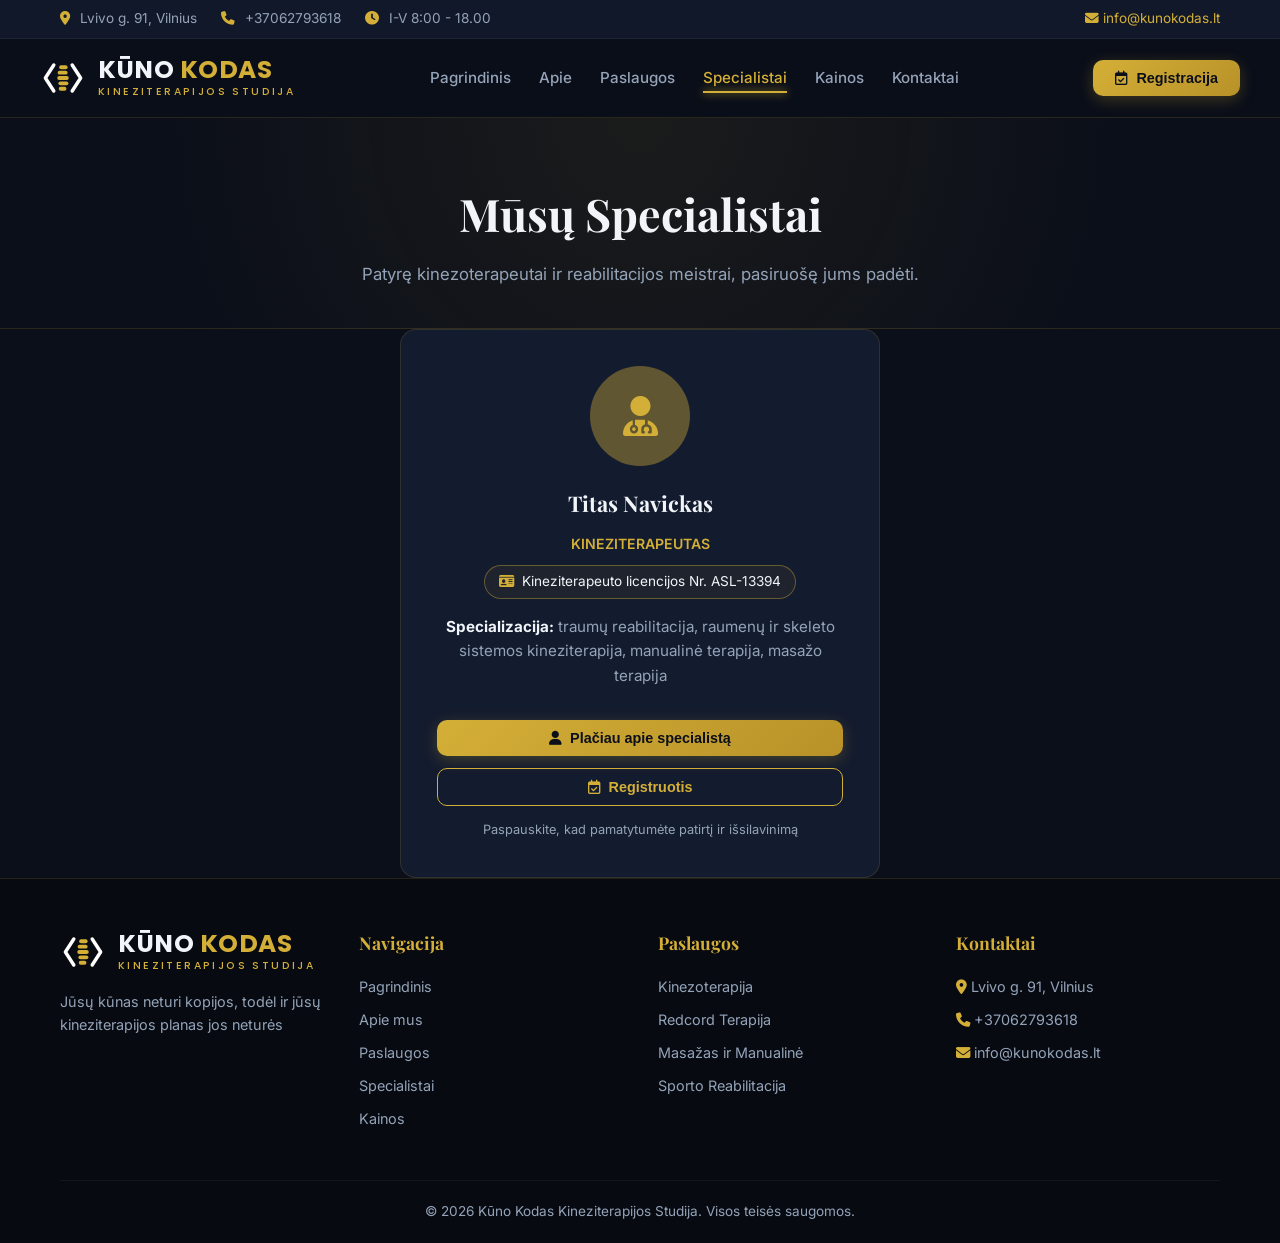
<file: specialistai.html>
<!DOCTYPE html>
<html lang="lt">
<head>
    <meta charset="UTF-8">
    <meta name="viewport" content="width=device-width, initial-scale=1.0">
    <title>Specialistai - Kūno kodas</title>
    <link rel="preconnect" href="https://fonts.googleapis.com">
    <link rel="preconnect" href="https://fonts.gstatic.com" crossorigin>
    <link href="https://fonts.googleapis.com/css2?family=Inter:wght@300;400;500;600;700&family=Poppins:wght@500;700&family=Playfair+Display:ital,wght@0,400;0,600;0,700;1,400&display=swap" rel="stylesheet">
    <link rel="stylesheet" href="https://cdnjs.cloudflare.com/ajax/libs/font-awesome/6.4.0/css/all.min.css">
    <link rel="icon" type="image/svg+xml" href="data:image/svg+xml,%3Csvg xmlns='http://www.w3.org/2000/svg' viewBox='0 0 120 120'%3E%3Crect width='120' height='120' rx='24' fill='%230b0f19'/%3E%3Cpath d='M36 26 L14 60 L36 94 M84 26 L106 60 L84 94' fill='none' stroke='%23fff' stroke-width='9' stroke-linecap='round' stroke-linejoin='round'/%3E%3Cg fill='%23d4af37'%3E%3Crect x='50' y='27' width='22' height='10' rx='5'/%3E%3Crect x='46' y='41' width='26' height='10' rx='5'/%3E%3Crect x='45' y='55' width='30' height='10' rx='5'/%3E%3Crect x='48' y='69' width='26' height='10' rx='5'/%3E%3Crect x='49' y='83' width='20' height='10' rx='5'/%3E%3C/g%3E%3C/svg%3E">
    <style>
        :root {
            --bg-dark: #0b0f19;
            --bg-card: #131b2e;
            --bg-card-hover: #1c2742;
            --accent-gold: #d4af37;
            --accent-gold-light: #f3e5ab;
            --accent-gold-glow: rgba(212, 175, 55, 0.25);
            --text-main: #f1f5f9;
            --text-muted: #94a3b8;
            --border-color: rgba(212, 175, 55, 0.15);
            --border-glow: rgba(212, 175, 55, 0.4);
            --radius-lg: 16px;
            --radius-md: 10px;
            --radius-sm: 6px;
            --transition: all 0.3s cubic-bezier(0.4, 0, 0.2, 1);
        }

        * {
            margin: 0;
            padding: 0;
            box-sizing: border-box;
        }

        body {
            font-family: 'Inter', sans-serif;
            background-color: var(--bg-dark);
            color: var(--text-main);
            line-height: 1.6;
            overflow-x: hidden;
            display: flex;
            flex-direction: column;
            min-height: 100vh;
        }

        h1, h2, h3, h4, .brand-font {
            font-family: 'Playfair Display', serif;
        }

        a {
            color: inherit;
            text-decoration: none;
        }

        header {
            position: sticky;
            top: 0;
            z-index: 1000;
            background: rgba(11, 15, 25, 0.92);
            backdrop-filter: blur(12px);
            border-bottom: 1px solid var(--border-color);
        }

        .header-top {
            background: rgba(19, 27, 46, 0.8);
            border-bottom: 1px solid rgba(255, 255, 255, 0.05);
            padding: 8px 0;
            font-size: 0.85rem;
            color: var(--text-muted);
        }

        .container {
            max-width: 1200px;
            margin: 0 auto;
            padding: 0 20px;
        }

        .top-flex {
            display: flex;
            justify-content: space-between;
            align-items: center;
        }

        .top-info span {
            margin-right: 20px;
        }

        .top-info i {
            color: var(--accent-gold);
            margin-right: 6px;
        }

        .navbar {
            display: flex;
            justify-content: space-between;
            align-items: center;
            padding: 16px 0;
        }

        .logo {
            display: flex;
            align-items: center;
            gap: 12px;
        }

        .logo-mark {
            width: 46px;
            height: 46px;
            flex-shrink: 0;
            transition: var(--transition);
        }

        .logo:hover .logo-mark {
            transform: scale(1.06);
            filter: drop-shadow(0 0 8px var(--accent-gold-glow));
        }

        .logo-mark .spine {
            fill: var(--accent-gold);
        }

        .logo-text {
            display: flex;
            flex-direction: column;
            gap: 4px;
        }

        .logo-text h2 {
            font-family: 'Poppins', sans-serif;
            font-weight: 700;
            font-size: 1.55rem;
            letter-spacing: 0.5px;
            color: var(--text-main);
            text-transform: uppercase;
            line-height: 1;
        }

        .logo-text h2 em {
            font-style: normal;
            color: var(--accent-gold);
        }

        .logo-text span {
            font-family: 'Poppins', sans-serif;
            font-weight: 500;
            font-size: 0.66rem;
            color: var(--accent-gold);
            letter-spacing: 2.4px;
            text-transform: uppercase;
            line-height: 1;
        }

        .nav-menu {
            display: flex;
            list-style: none;
            gap: 28px;
            align-items: center;
        }

        .nav-link {
            font-size: 0.95rem;
            font-weight: 500;
            color: var(--text-muted);
            transition: var(--transition);
            position: relative;
            padding: 6px 0;
        }

        .nav-link:hover, .nav-link.active {
            color: var(--accent-gold);
        }

        .nav-link.active::after {
            content: '';
            position: absolute;
            bottom: 0;
            left: 0;
            width: 100%;
            height: 2px;
            background: var(--accent-gold);
            box-shadow: 0 0 8px var(--accent-gold);
        }

        .btn-gold {
            background: linear-gradient(135deg, var(--accent-gold), #b89228);
            color: #0b0f19;
            padding: 10px 22px;
            border-radius: var(--radius-md);
            font-weight: 600;
            font-size: 0.9rem;
            border: none;
            cursor: pointer;
            transition: var(--transition);
            display: inline-flex;
            align-items: center;
            gap: 8px;
            box-shadow: 0 4px 15px var(--accent-gold-glow);
        }

        .btn-gold:hover {
            transform: translateY(-2px);
            box-shadow: 0 6px 20px rgba(212, 175, 55, 0.4);
            background: linear-gradient(135deg, #e5be42, var(--accent-gold));
        }

        .btn-outline {
            background: transparent;
            border: 1px solid var(--accent-gold);
            color: var(--accent-gold);
            padding: 10px 22px;
            border-radius: var(--radius-md);
            font-weight: 600;
            font-size: 0.9rem;
            cursor: pointer;
            transition: var(--transition);
            display: inline-flex;
            align-items: center;
            gap: 8px;
        }

        .btn-outline:hover {
            background: var(--accent-gold-glow);
            color: var(--accent-gold-light);
        }

        .page-hero {
            padding: 60px 0 40px;
            text-align: center;
            background: radial-gradient(circle at top center, rgba(212, 175, 55, 0.08) 0%, transparent 70%);
            border-bottom: 1px solid var(--border-color);
        }

        .page-hero h1 {
            font-size: 2.8rem;
            margin-bottom: 12px;
            color: var(--text-main);
        }

        .page-hero p {
            color: var(--text-muted);
            max-width: 600px;
            margin: 0 auto;
            font-size: 1.05rem;
        }

        main {
            flex: 1;
            padding: 50px 0;
        }

        .grid-3 {
            display: grid;
            grid-template-columns: repeat(auto-fit, minmax(320px, 1fr));
            gap: 28px;
        }

        .grid-2 {
            display: grid;
            grid-template-columns: repeat(auto-fit, minmax(450px, 1fr));
            gap: 32px;
        }

        .card {
            background: var(--bg-card);
            border: 1px solid var(--border-color);
            border-radius: var(--radius-lg);
            padding: 28px;
            transition: var(--transition);
        }

        .card:hover {
            transform: translateY(-5px);
            border-color: var(--border-glow);
            box-shadow: 0 10px 30px rgba(0, 0, 0, 0.4);
        }

        .card-icon {
            width: 54px;
            height: 54px;
            border-radius: 12px;
            background: rgba(212, 175, 55, 0.1);
            color: var(--accent-gold);
            display: flex;
            align-items: center;
            justify-content: center;
            font-size: 1.5rem;
            margin-bottom: 20px;
        }

        .card h3 {
            font-size: 1.35rem;
            margin-bottom: 12px;
        }

        .card p {
            color: var(--text-muted);
            font-size: 0.95rem;
            margin-bottom: 20px;
        }

        footer {
            background: #070a11;
            border-top: 1px solid var(--border-color);
            padding: 50px 0 20px;
            margin-top: auto;
        }

        .footer-grid {
            display: grid;
            grid-template-columns: repeat(auto-fit, minmax(220px, 1fr));
            gap: 35px;
            margin-bottom: 40px;
        }

        .footer-col h4 {
            font-size: 1.1rem;
            color: var(--accent-gold);
            margin-bottom: 18px;
        }

        .footer-col p, .footer-col li {
            color: var(--text-muted);
            font-size: 0.9rem;
            margin-bottom: 10px;
            list-style: none;
        }

        .footer-col a:hover {
            color: var(--accent-gold);
        }

        .footer-bottom {
            text-align: center;
            padding-top: 20px;
            border-top: 1px solid rgba(255,255,255,0.05);
            color: var(--text-muted);
            font-size: 0.85rem;
        }

        .modal-overlay {
            position: fixed;
            top: 0;
            left: 0;
            width: 100%;
            height: 100%;
            background: rgba(0,0,0,0.8);
            backdrop-filter: blur(8px);
            z-index: 2000;
            display: none;
            align-items: center;
            justify-content: center;
            padding: 20px;
        }

        .modal-overlay.active {
            display: flex;
        }

        .modal {
            background: var(--bg-card);
            border: 1px solid var(--border-glow);
            border-radius: var(--radius-lg);
            width: 100%;
            max-width: 550px;
            padding: 32px;
            position: relative;
            box-shadow: 0 20px 50px rgba(0,0,0,0.6);
        }

        .modal-close {
            position: absolute;
            top: 18px;
            right: 18px;
            background: transparent;
            border: none;
            color: var(--text-muted);
            font-size: 1.2rem;
            cursor: pointer;
        }

        .modal-close:hover {
            color: var(--accent-gold);
        }

        .form-group {
            margin-bottom: 18px;
        }

        .form-group label {
            display: block;
            margin-bottom: 6px;
            font-size: 0.88rem;
            color: var(--text-muted);
        }

        .form-control {
            width: 100%;
            padding: 12px 14px;
            background: #0b0f19;
            border: 1px solid var(--border-color);
            border-radius: var(--radius-md);
            color: var(--text-main);
            font-size: 0.95rem;
        }

        .form-control:focus {
            outline: none;
            border-color: var(--accent-gold);
        }
        /* ---------- SPECIALIST PROFILE ---------- */
        .specialist-card {
            max-width: 680px;
            margin: 0 auto;
            padding: 36px;
        }

        .specialist-card:hover {
            transform: none;
        }

        .spec-section {
            margin-top: 30px;
            padding-top: 24px;
            border-top: 1px solid var(--border-color);
        }

        .spec-section h4 {
            font-size: 1.25rem;
            margin-bottom: 18px;
            display: flex;
            align-items: center;
            gap: 10px;
        }

        .spec-section h4 i {
            color: var(--accent-gold);
            font-size: 1rem;
        }

        .timeline {
            list-style: none;
            position: relative;
            padding-left: 24px;
        }

        .timeline::before {
            content: '';
            position: absolute;
            left: 5px;
            top: 6px;
            bottom: 6px;
            width: 2px;
            background: var(--border-color);
        }

        .timeline li {
            position: relative;
            margin-bottom: 18px;
        }

        .timeline li:last-child {
            margin-bottom: 0;
        }

        .timeline li::before {
            content: '';
            position: absolute;
            left: -24px;
            top: 6px;
            width: 12px;
            height: 12px;
            border-radius: 50%;
            background: var(--bg-card);
            border: 2px solid var(--accent-gold);
        }

        .timeline li:first-child::before {
            background: var(--accent-gold);
        }

        .tl-date {
            display: block;
            font-size: 0.8rem;
            font-weight: 600;
            color: var(--accent-gold);
            letter-spacing: 0.5px;
        }

        .tl-now {
            display: inline-block;
            margin-left: 8px;
            padding: 1px 8px;
            border-radius: 999px;
            background: var(--accent-gold);
            color: #0b0f19;
            font-size: 0.68rem;
            font-weight: 700;
            text-transform: uppercase;
            letter-spacing: 1px;
        }

        .timeline strong {
            display: block;
            color: var(--text-main);
            font-weight: 600;
            font-size: 1rem;
        }

        .tl-org {
            display: block;
            color: var(--text-muted);
            font-size: 0.92rem;
        }

        .tl-desc {
            display: block;
            margin-top: 4px;
            color: var(--text-muted);
            font-size: 0.86rem;
            line-height: 1.55;
            opacity: 0.9;
        }

        .tl-code {
            color: var(--accent-gold-light);
            font-weight: 600;
            letter-spacing: 0.3px;
        }

        a.tl-code {
            border-bottom: 1px dotted var(--border-glow);
        }

        a.tl-code:hover {
            color: var(--accent-gold);
        }

        .tag-list {
            list-style: none;
            display: flex;
            flex-wrap: wrap;
            gap: 8px;
        }

        .tag-list li {
            font-size: 0.85rem;
            color: var(--accent-gold-light);
            border: 1px solid var(--border-color);
            background: rgba(212, 175, 55, 0.06);
            padding: 4px 12px;
            border-radius: 999px;
        }

        .spec-clickable {
            max-width: 480px;
            cursor: pointer;
        }

        .spec-clickable:hover,
        .spec-clickable:focus-visible {
            transform: translateY(-5px);
            border-color: var(--border-glow);
            box-shadow: 0 10px 30px rgba(0, 0, 0, 0.4), 0 0 24px var(--accent-gold-glow);
            outline: none;
        }

        .spec-hint {
            display: block;
            text-align: center;
            margin-top: 14px;
            font-size: 0.8rem;
            color: var(--text-muted);
        }

        .specialist-modal {
            max-width: 760px;
            max-height: 90vh;
            overflow-y: auto;
            padding: 36px;
        }

        .spec-modal-head {
            display: flex;
            align-items: center;
            gap: 18px;
            padding-right: 30px;
        }

        .spec-avatar {
            width: 72px;
            height: 72px;
            flex-shrink: 0;
            border-radius: 50%;
            background: var(--border-glow);
            display: flex;
            align-items: center;
            justify-content: center;
            font-size: 1.8rem;
            color: var(--accent-gold);
        }

        .spec-modal-head h2 {
            font-size: 1.8rem;
            line-height: 1.2;
        }

        .spec-role {
            color: var(--accent-gold);
            font-size: 0.85rem;
            font-weight: 600;
            letter-spacing: 0.5px;
        }

        .spec-modal-spec {
            margin-top: 18px;
            color: var(--text-muted);
            font-size: 0.95rem;
        }

        .spec-modal-spec strong {
            color: var(--text-main);
        }

        @media (max-width: 600px) {
            .specialist-modal { padding: 26px 18px; max-height: 92vh; }
            .spec-modal-head h2 { font-size: 1.45rem; }
            .spec-avatar { width: 56px; height: 56px; font-size: 1.4rem; }
        }

        .spec-actions {
            display: flex;
            gap: 12px;
            flex-wrap: wrap;
            margin-top: 32px;
        }

        .spec-actions > * {
            flex: 1 1 200px;
        }

        @media (max-width: 600px) {
            .specialist-card { padding: 26px 20px; }
        }
    </style>
</head>
<body>
    <div class="header-top">
        <div class="container top-flex">
            <div class="top-info">
                <span><i class="fa-solid fa-location-dot"></i> Lvivo g. 91, Vilnius</span>
                <span><i class="fa-solid fa-phone"></i> +37062793618 </span>
                <span><i class="fa-solid fa-clock"></i> I-V 8:00 - 18.00</span>
            </div>
            <div>
                <a href="kontaktai.html" style="color: var(--accent-gold);"><i class="fa-solid fa-envelope"></i> info@kunokodas.lt</a>
            </div>
        </div>
    </div>

    <header>
        <div class="container navbar">
            <a href="index.html" class="logo" aria-label="Kūno kodas – pagrindinis">
                <svg class="logo-mark" viewBox="0 0 120 120" aria-hidden="true">
                    <path d="M36 26 L14 60 L36 94 M84 26 L106 60 L84 94" fill="none" stroke="#ffffff" stroke-width="9" stroke-linecap="round" stroke-linejoin="round"/>
                    <g class="spine">
                        <rect x="50" y="27" width="22" height="10" rx="5"/>
                        <rect x="46" y="41" width="26" height="10" rx="5"/>
                        <rect x="45" y="55" width="30" height="10" rx="5"/>
                        <rect x="48" y="69" width="26" height="10" rx="5"/>
                        <rect x="49" y="83" width="20" height="10" rx="5"/>
                    </g>
                </svg>
                <div class="logo-text">
                    <h2>Kūno <em>kodas</em></h2>
                    <span>Kineziterapijos studija</span>
                </div>
            </a>
            <ul class="nav-menu">
                <li><a href="index.html" class="nav-link ">Pagrindinis</a></li>
                <li><a href="apie-mus.html" class="nav-link ">Apie</a></li>
                <li><a href="paslaugos.html" class="nav-link ">Paslaugos</a></li>
                <li><a href="specialistai.html" class="nav-link active">Specialistai</a></li>
                <li><a href="kainos.html" class="nav-link ">Kainos</a></li>
                <li><a href="kontaktai.html" class="nav-link ">Kontaktai</a></li>
            </ul>
            <button class="btn-gold" onclick="openModal()"><i class="fa-regular fa-calendar-check"></i> Registracija</button>
        </div>
    </header>

    <div class="page-hero">
        <div class="container">
            <h1>Mūsų Specialistai</h1>
            <p>Patyrę kinezoterapeutai ir reabilitacijos meistrai, pasiruošę jums padėti.</p>
        </div>
    </div>

    <main class="container">
        <div class="specialist-card card spec-clickable" role="button" tabindex="0" aria-haspopup="dialog" aria-controls="specialistModal" onclick="openSpecialist()" onkeydown="if(event.key==='Enter'||event.key===' '){event.preventDefault();openSpecialist();}">
            <div style="text-align: center;">
                <div style="width: 100px; height: 100px; border-radius: 50%; background: var(--border-glow); margin: 0 auto 20px; display: flex; align-items: center; justify-content: center; font-size: 2.5rem; color: var(--accent-gold);">
                    <i class="fa-solid fa-user-doctor"></i>
                </div>
                <h3>Titas Navickas</h3>
                <p style="color: var(--accent-gold); font-size: 0.88rem; font-weight: 600; text-transform: uppercase; margin-bottom: 10px;">Kineziterapeutas</p>
                <p style="display: inline-flex; align-items: center; gap: 8px; margin-bottom: 16px; padding: 5px 14px; border: 1px solid var(--border-glow); border-radius: 999px; background: rgba(212, 175, 55, 0.06); color: var(--text-main); font-size: 0.85rem;"><i class="fa-solid fa-id-card" style="color: var(--accent-gold);" aria-hidden="true"></i> Kineziterapeuto licencijos Nr. ASL-13394</p>
                <p style="margin-bottom: 10px;"><strong style="color: var(--text-main);">Specializacija:</strong> traumų reabilitacija, raumenų ir skeleto sistemos kineziterapija, manualinė terapija, masažo terapija</p>
            </div>
            <div class="spec-actions">
                <button class="btn-gold" onclick="event.stopPropagation(); openSpecialist();" style="justify-content: center;"><i class="fa-solid fa-user" aria-hidden="true"></i> Plačiau apie specialistą</button>
                <button class="btn-outline" onclick="event.stopPropagation(); openModal();" style="justify-content: center;"><i class="fa-regular fa-calendar-check" aria-hidden="true"></i> Registruotis</button>
            </div>
            <span class="spec-hint">Paspauskite, kad pamatytumėte patirtį ir išsilavinimą</span>
        </div>
    </main>

    <footer>
        <div class="container">
            <div class="footer-grid">
                <div class="footer-col">
                    <div class="logo" style="margin-bottom: 15px;">
                        <svg class="logo-mark" viewBox="0 0 120 120" aria-hidden="true">
                            <path d="M36 26 L14 60 L36 94 M84 26 L106 60 L84 94" fill="none" stroke="#ffffff" stroke-width="9" stroke-linecap="round" stroke-linejoin="round"/>
                            <g class="spine">
                                <rect x="50" y="27" width="22" height="10" rx="5"/>
                                <rect x="46" y="41" width="26" height="10" rx="5"/>
                                <rect x="45" y="55" width="30" height="10" rx="5"/>
                                <rect x="48" y="69" width="26" height="10" rx="5"/>
                                <rect x="49" y="83" width="20" height="10" rx="5"/>
                            </g>
                        </svg>
                        <div class="logo-text">
                            <h2>Kūno <em>kodas</em></h2>
                            <span>Kineziterapijos studija</span>
                        </div>
                    </div>
                    <p>Jūsų kūnas neturi kopijos, todėl ir jūsų kineziterapijos planas jos neturės</p>
                </div>
                <div class="footer-col">
                    <h4>Navigacija</h4>
                    <ul>
                        <li><a href="index.html">Pagrindinis</a></li>
                        <li><a href="apie-mus.html">Apie mus</a></li>
                        <li><a href="paslaugos.html">Paslaugos</a></li>
                        <li><a href="specialistai.html">Specialistai</a></li>
                        <li><a href="kainos.html">Kainos</a></li>
                    </ul>
                </div>
                <div class="footer-col">
                    <h4>Paslaugos</h4>
                    <ul>
                        <li><a href="paslaugos.html">Kinezoterapija</a></li>
                        <li><a href="paslaugos.html">Redcord Terapija</a></li>
                        <li><a href="paslaugos.html">Masažas ir Manualinė</a></li>
                        <li><a href="paslaugos.html">Sporto Reabilitacija</a></li>
                    </ul>
                </div>
                <div class="footer-col">
                    <h4>Kontaktai</h4>
                    <p><i class="fa-solid fa-location-dot" style="color:var(--accent-gold);"></i> Lvivo g. 91, Vilnius</p>
                    <p><i class="fa-solid fa-phone" style="color:var(--accent-gold);"></i> +37062793618</p>
                    <p><i class="fa-solid fa-envelope" style="color:var(--accent-gold);"></i> info@kunokodas.lt</p>
                </div>
            </div>
            <div class="footer-bottom">
                <p>&copy; 2026 Kūno Kodas Kineziterapijos Studija. Visos teisės saugomos.</p>
            </div>
        </div>
    </footer>


    <div class="modal-overlay" id="specialistModal" onclick="if(event.target===this) closeSpecialist()">
        <div class="modal specialist-modal" role="dialog" aria-modal="true" aria-labelledby="specialistModalTitle">
            <button class="modal-close" onclick="closeSpecialist()" aria-label="Uždaryti"><i class="fa-solid fa-xmark"></i></button>
            <div class="spec-modal-head">
                <div class="spec-avatar"><i class="fa-solid fa-user-doctor" aria-hidden="true"></i></div>
                <div>
                    <h2 id="specialistModalTitle">Titas Navickas</h2>
                    <p class="spec-role">Kineziterapeutas · Licencijos Nr. ASL-13394</p>
                </div>
            </div>
            <p class="spec-modal-spec"><strong>Specializacija:</strong> traumų reabilitacija, raumenų ir skeleto sistemos kineziterapija, manualinė terapija, masažo terapija</p>
            <div class="spec-section">
                <h4><i class="fa-solid fa-briefcase-medical" aria-hidden="true"></i> Patirtis</h4>
                <ul class="timeline">
                        <li>
                            <span class="tl-date">Nuo 2025 m. sausio <span class="tl-now">Dabar</span></span>
                            <strong>Kineziterapeutas</strong>
                            <span class="tl-org">VšĮ Karoliniškių poliklinika, Vilnius</span>
                        </li>
                        <li>
                            <span class="tl-date">2023 07 – 2024 05</span>
                            <strong>Kineziterapeutas</strong>
                            <span class="tl-org">Body Tuning &amp; Physical Therapy, Vilnius</span>
                            <span class="tl-desc">Kineziterapija profesionaliems muzikantams ir teatro artistams: individualūs reabilitacijos planai, manualinė terapija, pratimai ir fizioterapinės procedūros. Dažniausios būklės – raumenų patempimai, lateralinis ir medialinis epikondilitas, ACL traumos, bursitas, osteoartritas, nugaros skausmas, raumenų disbalansas.</span>
                        </li>
                        <li>
                            <span class="tl-date">2022 09 – 2023 02</span>
                            <strong>Kineziterapeutas (praktika)</strong>
                            <span class="tl-org">VUL Santaros klinikos, Vilnius</span>
                            <span class="tl-desc">Neurologijos skyrius – reabilitacija pacientams po insulto: jėgos, pusiausvyros, koordinacijos ir judesių amplitudės gerinimas. Kardiologijos skyrius – saugios, širdies būklei pritaikytos fizinio krūvio programos.</span>
                        </li>
                        <li>
                            <span class="tl-date">2022 05 – 2022 06</span>
                            <strong>Kineziterapeutas (praktika)</strong>
                            <span class="tl-org">Antakalnio poliklinika, Vilnius</span>
                            <span class="tl-desc">Vaikų kineziterapija: motorinių įgūdžių vertinimas, amžiui pritaikyti ir žaidimais paremti pratimai, grupinės terapijos, hidroterapija, tėvų konsultavimas.</span>
                        </li>
                        <li>
                            <span class="tl-date">2021 09 – 2022 03</span>
                            <strong>Kineziterapeutas (praktika)</strong>
                            <span class="tl-org">Šeškinės poliklinika, Vilnius</span>
                            <span class="tl-desc">Individualūs planai funkciniam savarankiškumui atkurti, manualinė terapija, terapiniai pratimai, grupinės terapijos iki 8 pacientų, traumų prevencija ir pratimų programos namams.</span>
                        </li>
                        <li>
                            <span class="tl-date">2020 02 – 2020 03</span>
                            <strong>Kineziterapeutas (praktika)</strong>
                            <span class="tl-org">LR VRM Medicinos centras, Vilnius</span>
                            <span class="tl-desc">Pacientų būklės vertinimas, individualūs planai po traumų, terapiniai pratimai ir fizioterapinės procedūros skausmui mažinti ir judesių amplitudei atkurti.</span>
                        </li>
                        <li>
                            <span class="tl-date">2019 06 – 2019 12</span>
                            <strong>Masažo terapeutas</strong>
                            <span class="tl-org">Taurakalnio sveikatos namai, Vilnius</span>
                            <span class="tl-desc">Gydomasis masažas: švediškas, giliųjų audinių masažas, trigerinių taškų terapija ir miofascialinis atpalaidavimas.</span>
                        </li>
                        <li>
                            <span class="tl-date">2015 07 – 2017 03</span>
                            <strong>Masažo terapeutas</strong>
                            <span class="tl-org">NSW School of Massage akredituotos klinikos, Sidnėjus, Australija</span>
                            <span class="tl-desc">Gydomojo ir sportinio masažo praktika su įvairių traumų turinčiais pacientais.</span>
                        </li>
                </ul>
            </div>

            <div class="spec-section">
                <h4><i class="fa-solid fa-graduation-cap" aria-hidden="true"></i> Išsilavinimas</h4>
                <ul class="timeline">
                        <li>
                            <span class="tl-date">2025 – 2027</span>
                            <strong>Reabilitacijos mokslo magistrantūra (studijuoja)</strong>
                            <span class="tl-org">Vilniaus universitetas · Programos kodas: <a class="tl-code" href="https://is.vu.lt/pls/pub/studprograma.spk.apr_stud?p_progr_aprasas_id=2220&amp;p_kalba_name=lt" target="_blank" rel="noopener noreferrer">6211GX020</a></span>
                        </li>
                        <li>
                            <span class="tl-date">2019 – 2023</span>
                            <strong>Kineziterapijos bakalauras (sveikatos mokslų bakalauras)</strong>
                            <span class="tl-org">Vilniaus universitetas, Medicinos fakultetas · Programos kodas: <span class="tl-code">6121GX013</span></span>
                            <span class="tl-desc">Baigiamasis darbas: „Eisenos lavinimo metodai pacientams po insulto: išplėstinė literatūros apžvalga“.</span>
                        </li>
                        <li>
                            <span class="tl-date">2015 – 2017</span>
                            <strong>Gydomojo masažo diplomas (HLT52015) ir masažo terapijos IV lygio sertifikatas (HLT40312)</strong>
                            <span class="tl-org">NSW School of Massage, Sidnėjus, Australija</span>
                            <span class="tl-desc">Gydomasis, sportinis ir švediškas masažas, anatomija ir fiziologija, pirmoji pagalba, intensyvi praktika studentų klinikose.</span>
                        </li>
                </ul>
            </div>

            <div class="spec-section">
                <h4><i class="fa-solid fa-certificate" aria-hidden="true"></i> Kvalifikacijos kėlimas</h4>
                <ul class="timeline">
                        <li>
                            <span class="tl-date">2020 02</span>
                            <strong>Kineziologinis teipavimas</strong>
                        </li>
                </ul>
            </div>

            <div class="spec-section">
                <h4><i class="fa-solid fa-stethoscope" aria-hidden="true"></i> Darbo sritys ir metodai</h4>
                <ul class="tag-list">
                    <li>Traumų reabilitacija</li>
                    <li>Neurologinė reabilitacija (po insulto)</li>
                    <li>Kardiologinė reabilitacija</li>
                    <li>Vaikų kineziterapija</li>
                    <li>Manualinė terapija</li>
                    <li>Gydomasis ir sportinis masažas</li>
                    <li>Trigerinių taškų terapija</li>
                    <li>Miofascialinis atpalaidavimas</li>
                    <li>Kineziologinis teipavimas</li>
                    <li>TENS ir EMS</li>
                    <li>Ultragarsas</li>
                    <li>Magnetoterapija</li>
                    <li>Karščio ir šalčio terapija</li>
                    <li>Kompresinė ir perkusinė terapija</li>
                    <li>Hidroterapija</li>
                    <li>Grupinės terapijos</li>
                </ul>
            </div>

            <div class="spec-section">
                <h4><i class="fa-solid fa-language" aria-hidden="true"></i> Kalbos</h4>
                <ul class="tag-list">
                    <li>Lietuvių – gimtoji</li>
                    <li>Anglų – C1</li>
                    <li>Rusų – C1</li>
                </ul>
            </div>

            <div class="spec-actions">
                <button class="btn-gold" onclick="closeSpecialist(); openModal();" style="justify-content: center;"><i class="fa-regular fa-calendar-check"></i> Registruotis</button>
                <a href="https://lt.linkedin.com/in/titas-navickas-6757a986" target="_blank" rel="noopener noreferrer" class="btn-outline" style="justify-content: center;"><i class="fa-brands fa-linkedin"></i> LinkedIn profilis</a>
            </div>
        </div>
    </div>

    <div class="modal-overlay" id="bookingModal">
        <div class="modal">
            <button class="modal-close" onclick="closeModal()"><i class="fa-solid fa-xmark"></i></button>
            <h2 style="margin-bottom: 8px; color: var(--accent-gold);">Registracija Vizitui</h2>
            <p style="color: var(--text-muted); font-size:0.9rem; margin-bottom:20px;">Užpildykite formą ir mes susisieksime patvirtinti laiką.</p>
            <form onsubmit="handleBooking(event)">
                <div class="form-group">
                    <label>Vardas Pavardė</label>
                    <input type="text" class="form-control" required placeholder="Vardas Pavardė">
                </div>
                <div class="form-group">
                    <label>Telefonas</label>
                    <input type="tel" class="form-control" required placeholder="+370 600 00000">
                </div>
                <div class="form-group">
                    <label>Paslauga</label>
                    <select class="form-control">
                        <option>Kinezoterapeuto konsultacija</option>
                        <option>Redcord terapija</option>
                        <option>Gydomasis masažas</option>
                        <option>Manualinė terapija</option>
                    </select>
                </div>
                <div class="form-group">
                    <label>Pageidaujama data</label>
                    <input type="date" class="form-control" required>
                </div>
                <button type="submit" class="btn-gold" style="width:100%; justify-content:center; margin-top:10px;">Patvirtinti Registraciją</button>
            </form>
        </div>
    </div>

    <script>
        function openModal() {
            document.getElementById('bookingModal').classList.add('active');
        }
        function closeModal() {
            document.getElementById('bookingModal').classList.remove('active');
        }
        function openSpecialist() {
            document.getElementById('specialistModal').classList.add('active');
            document.body.style.overflow = 'hidden';
            document.querySelector('#specialistModal .modal-close').focus();
        }
        function closeSpecialist() {
            document.getElementById('specialistModal').classList.remove('active');
            document.body.style.overflow = '';
        }
        document.addEventListener('keydown', function (e) {
            if (e.key === 'Escape') { closeSpecialist(); closeModal(); }
        });
        function handleBooking(e) {
            e.preventDefault();
            alert('Ačiū! Jūsų registracija gauta. Susisieksime artimiausiu metu.');
            closeModal();
        }
    </script>
</body>
</html>
</file>
